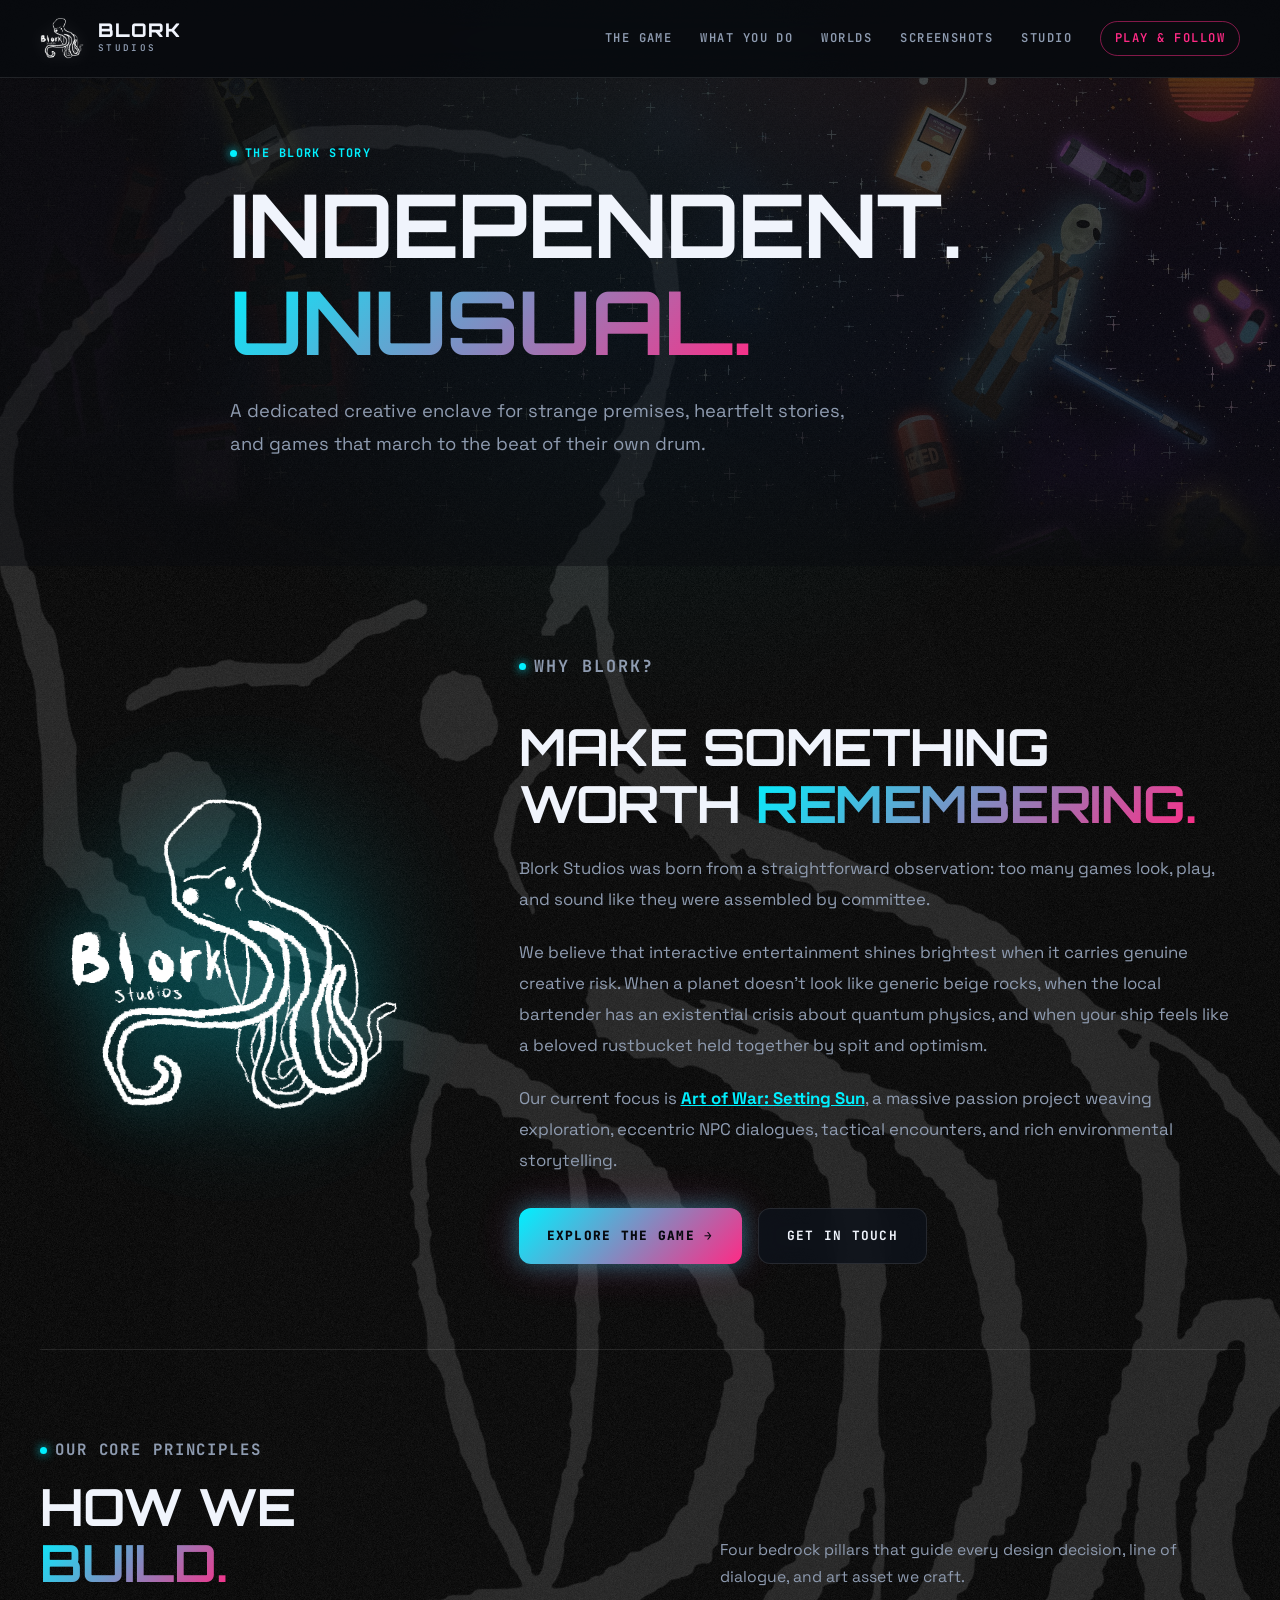
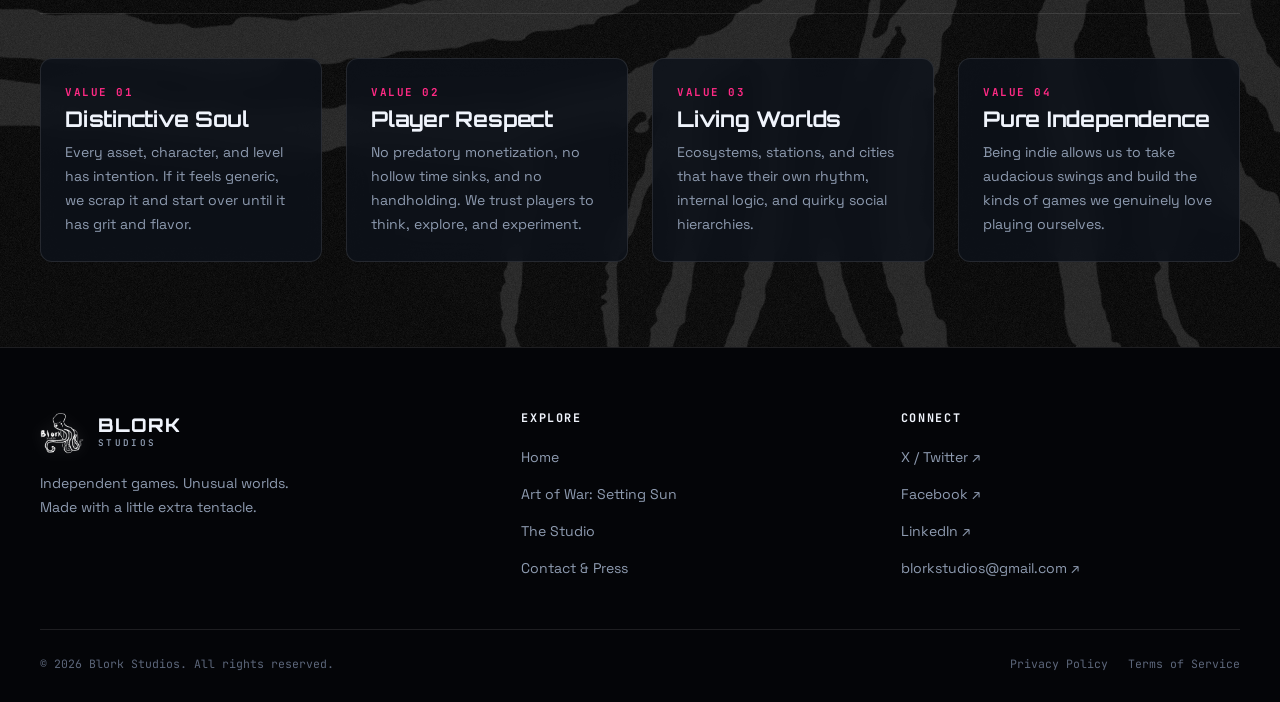
<file: about.html>
<!doctype html>
<html lang="en">
<head>
  <meta charset="utf-8">
  <meta name="viewport" content="width=device-width, initial-scale=1">
  <title>About Blork Studios — Independent Game Studio</title>
  <meta name="description" content="Blork Studios is an independent creative studio dedicated to making original games, strange sci-fi adventures, and memorable worlds.">
  <meta property="og:title" content="About Blork Studios">
  <meta property="og:description" content="Independent. Unusual. Made with a little extra tentacle.">
  <meta property="og:image" content="images/blork%20games/blork-itch-banner_1920x600.png">
  <meta name="theme-color" content="#07090e">
  <link rel="icon" type="image/png" href="images/favicon.png">
  <link rel="preconnect" href="https://fonts.googleapis.com">
  <link rel="preconnect" href="https://fonts.gstatic.com" crossorigin>
  <link href="https://fonts.googleapis.com/css2?family=Cinzel:wght@600;700;900&family=JetBrains+Mono:wght@400;500;700&family=Orbitron:wght@600;800;900&family=Outfit:wght@400;500;600;700;800;900&family=Space+Grotesk:wght@400;600;700&family=Syne:wght@700;800&display=swap" rel="stylesheet">
  <link rel="stylesheet" href="css/styles.css">
  <script defer src="js/main.js"></script>
</head>
<body>
  <div class="crt-overlay" aria-hidden="true"></div>
  <!-- Header & Navigation -->
  <header class="site-header">
    <div class="wrap header-inner">
      <a class="identity" href="index.html">
        <img src="images/blork-logo.png" alt="Blork Studios Mascot">
        <div class="identity-text">
          <span>BLORK</span>
          <small>STUDIOS</small>
        </div>
      </a>
      <button class="menu-toggle" aria-label="Toggle navigation" aria-expanded="false">☰</button>
      <nav>
        <a href="index.html#top">The Game</a>
        <a href="index.html#what-you-do">What You Do</a>
        <a href="index.html#worlds">Worlds</a>
        <a href="index.html#screenshots">Screenshots</a>
        <a href="index.html#studio">Studio</a>
        <a href="index.html#where-to-play" class="nav-cta">Play &amp; Follow</a>
      </nav>
    </div>
  </header>

  <main>
    <!-- Simple Hero -->
    <section class="hero" style="min-height: 48vh; padding: 60px 0 70px;">
      <div class="hero-backdrop" style="opacity: 0.45;"></div>
      <div class="wrap hero-content">
        <p class="eyebrow">THE BLORK STORY</p>
        <h1>INDEPENDENT.<br><em>UNUSUAL.</em></h1>
        <p class="hero-copy">
          A dedicated creative enclave for strange premises, heartfelt stories, and games that march to the beat of their own drum.
        </p>
      </div>
    </section>

    <!-- Manifesto & Story -->
    <section class="section-padding wrap">
      <div class="manifesto-inner">
        <div class="mascot-container">
          <div class="mascot-glow"></div>
          <img src="images/blork-logo.png" alt="Blork Studios Octopus Mascot">
        </div>
        <div class="manifesto-text">
          <p class="eyebrow">WHY BLORK?</p>
          <h2>MAKE SOMETHING<br>WORTH <em>REMEMBERING.</em></h2>
          <p>
            Blork Studios was born from a straightforward observation: too many games look, play, and sound like they were assembled by committee.
          </p>
          <p>
            We believe that interactive entertainment shines brightest when it carries genuine creative risk. When a planet doesn't look like generic beige rocks, when the local bartender has an existential crisis about quantum physics, and when your ship feels like a beloved rustbucket held together by spit and optimism.
          </p>
          <p>
            Our current focus is <strong><a href="games/art-of-war.html" style="color: var(--accent-primary); text-decoration: underline;">Art of War: Setting Sun</a></strong>, a massive passion project weaving exploration, eccentric NPC dialogues, tactical encounters, and rich environmental storytelling.
          </p>
          <div style="margin-top: 32px; display: flex; gap: 16px; flex-wrap: wrap;">
            <a class="btn btn-primary" href="games/art-of-war.html">EXPLORE THE GAME →</a>
            <a class="btn btn-secondary" href="contact.html">GET IN TOUCH</a>
          </div>
        </div>
      </div>
    </section>

    <!-- Studio Values -->
    <section class="section-padding wrap" style="border-top: 1px solid var(--border-subtle);">
      <div class="section-header">
        <div>
          <p class="eyebrow">OUR CORE PRINCIPLES</p>
          <h2>HOW WE<br><em>BUILD.</em></h2>
        </div>
        <p>Four bedrock pillars that guide every design decision, line of dialogue, and art asset we craft.</p>
      </div>

      <div class="character-grid pillars">
        <article class="character-card">
          <div class="character-info">
            <span class="character-role">Value 01</span>
            <h3>Distinctive Soul</h3>
            <p>Every asset, character, and level has intention. If it feels generic, we scrap it and start over until it has grit and flavor.</p>
          </div>
        </article>
        <article class="character-card">
          <div class="character-info">
            <span class="character-role">Value 02</span>
            <h3>Player Respect</h3>
            <p>No predatory monetization, no hollow time sinks, and no handholding. We trust players to think, explore, and experiment.</p>
          </div>
        </article>
        <article class="character-card">
          <div class="character-info">
            <span class="character-role">Value 03</span>
            <h3>Living Worlds</h3>
            <p>Ecosystems, stations, and cities that have their own rhythm, internal logic, and quirky social hierarchies.</p>
          </div>
        </article>
        <article class="character-card">
          <div class="character-info">
            <span class="character-role">Value 04</span>
            <h3>Pure Independence</h3>
            <p>Being indie allows us to take audacious swings and build the kinds of games we genuinely love playing ourselves.</p>
          </div>
        </article>
      </div>
    </section>
  </main>

  <!-- Site Footer -->
  <footer class="site-footer">
    <div class="wrap footer-main">
      <div class="footer-bio">
        <a class="identity" href="index.html">
          <img src="images/blork-logo.png" alt="Blork Studios">
          <div class="identity-text">
            <span>BLORK</span>
            <small>STUDIOS</small>
          </div>
        </a>
        <p>Independent games. Unusual worlds.<br>Made with a little extra tentacle.</p>
      </div>
      <div class="footer-column">
        <h5>Explore</h5>
        <ul>
          <li><a href="index.html">Home</a></li>
          <li><a href="games/art-of-war.html">Art of War: Setting Sun</a></li>
          <li><a href="about.html">The Studio</a></li>
          <li><a href="contact.html">Contact &amp; Press</a></li>
        </ul>
      </div>
      <div class="footer-column">
        <h5>Connect</h5>
        <ul>
          <li><a href="https://x.com/blork" target="_blank" rel="noopener">X / Twitter ↗</a></li>
          <li><a href="https://www.facebook.com/people/Blork-Studio" target="_blank" rel="noopener">Facebook ↗</a></li>
          <li><a href="https://www.linkedin.com/in/philip-gonzale" target="_blank" rel="noopener">LinkedIn ↗</a></li>
          <li><a href="mailto:blorkstudios@gmail.com">blorkstudios@gmail.com ↗</a></li>
        </ul>
      </div>
    </div>
    <div class="wrap footer-bottom">
      <span>© <span data-year></span> Blork Studios. All rights reserved.</span>
      <div class="footer-bottom-links">
        <a href="privacy.html">Privacy Policy</a>
        <a href="terms.html">Terms of Service</a>
      </div>
    </div>
  </footer>
</body>
</html>
</file>
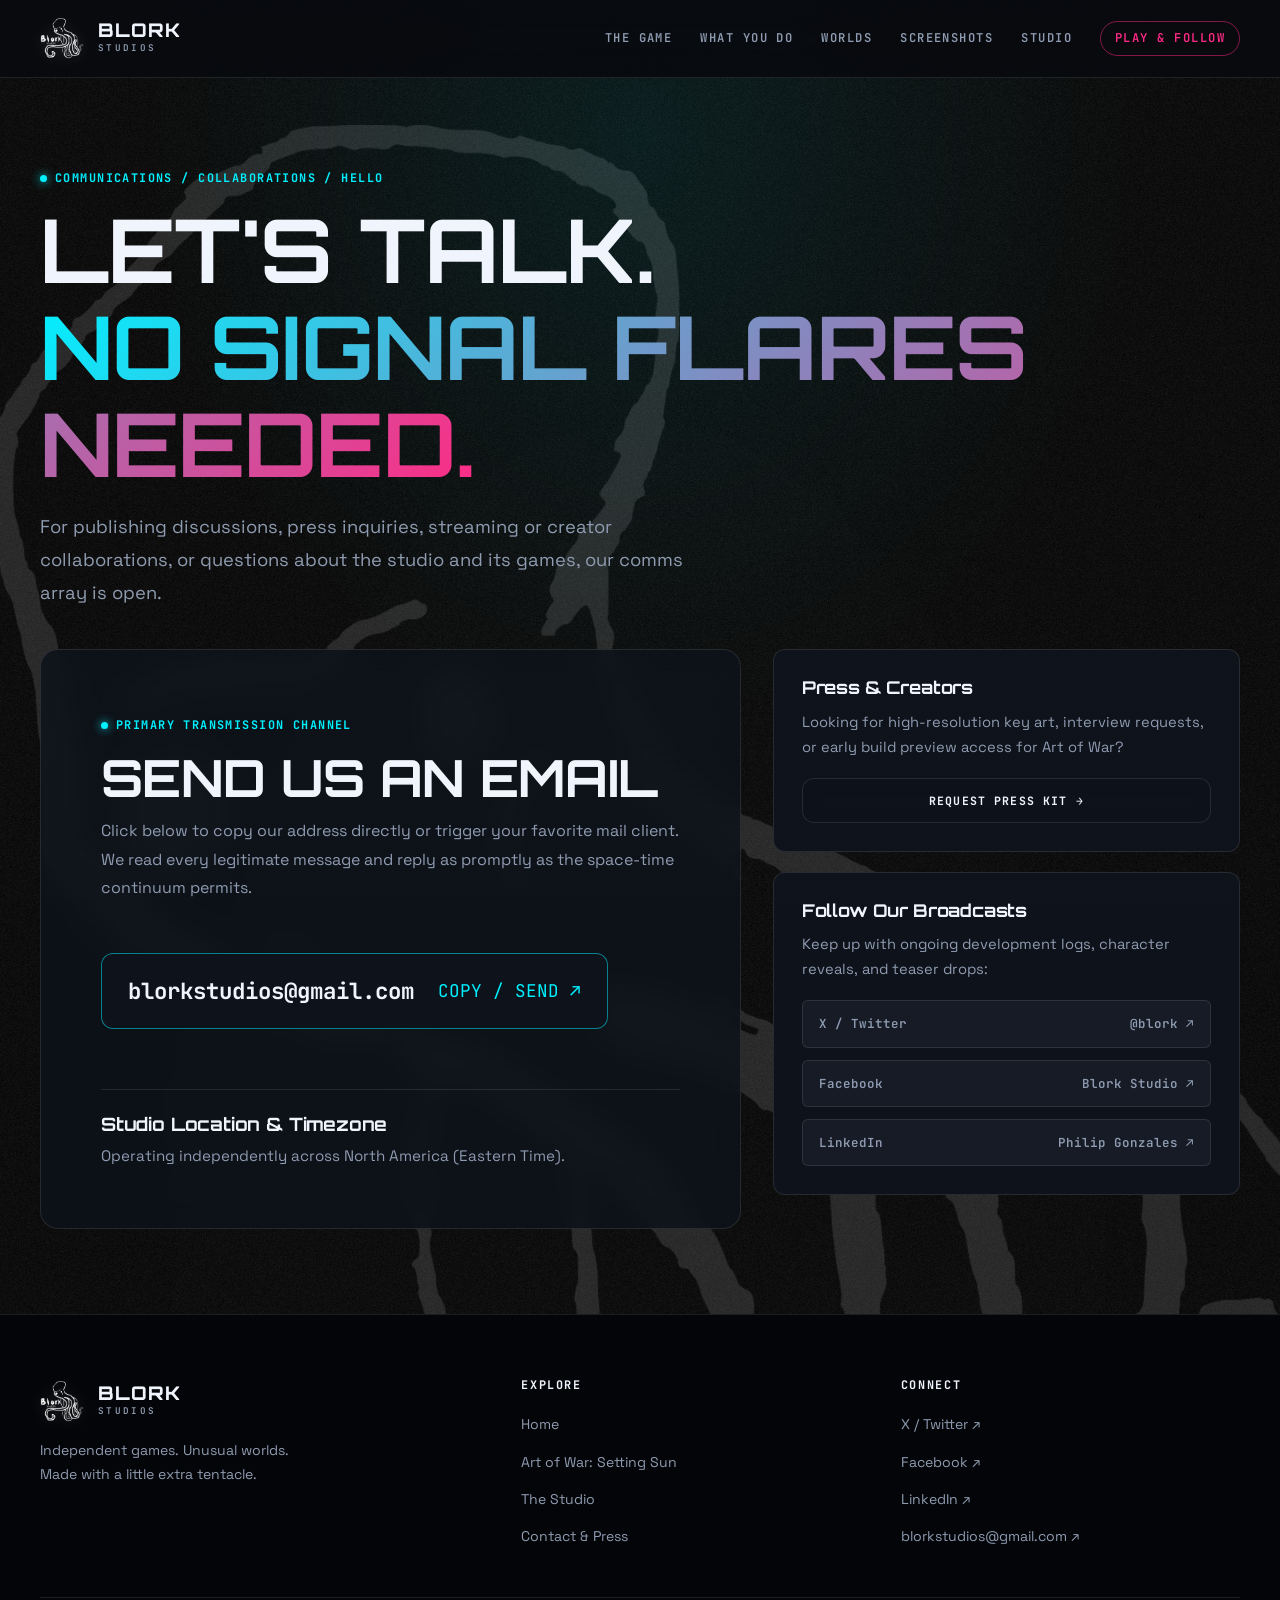
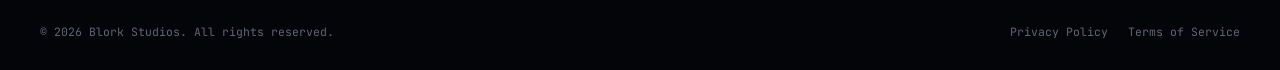
<file: contact.html>
<!doctype html>
<html lang="en">
<head>
  <meta charset="utf-8">
  <meta name="viewport" content="width=device-width, initial-scale=1">
  <title>Contact Blork Studios — Inquiries &amp; Press</title>
  <meta name="description" content="Get in touch with Blork Studios for business inquiries, press kits, creator collaborations, or questions about Art of War: Setting Sun.">
  <meta property="og:title" content="Contact Blork Studios">
  <meta property="og:description" content="Reach out to Blork Studios. Business, press, and creative collabs.">
  <meta property="og:image" content="images/blork%20games/blork-itch-banner_1920x600.png">
  <meta name="theme-color" content="#07090e">
  <link rel="icon" type="image/png" href="images/favicon.png">
  <link rel="preconnect" href="https://fonts.googleapis.com">
  <link rel="preconnect" href="https://fonts.gstatic.com" crossorigin>
  <link href="https://fonts.googleapis.com/css2?family=Cinzel:wght@600;700;900&family=JetBrains+Mono:wght@400;500;700&family=Orbitron:wght@600;800;900&family=Outfit:wght@400;500;600;700;800;900&family=Space+Grotesk:wght@400;600;700&family=Syne:wght@700;800&display=swap" rel="stylesheet">
  <link rel="stylesheet" href="css/styles.css">
  <script defer src="js/main.js"></script>
</head>
<body>
  <div class="crt-overlay" aria-hidden="true"></div>
  <!-- Header & Navigation -->
  <header class="site-header">
    <div class="wrap header-inner">
      <a class="identity" href="index.html">
        <img src="images/blork-logo.png" alt="Blork Studios Mascot">
        <div class="identity-text">
          <span>BLORK</span>
          <small>STUDIOS</small>
        </div>
      </a>
      <button class="menu-toggle" aria-label="Toggle navigation" aria-expanded="false">☰</button>
      <nav>
        <a href="index.html#top">The Game</a>
        <a href="index.html#what-you-do">What You Do</a>
        <a href="index.html#worlds">Worlds</a>
        <a href="index.html#screenshots">Screenshots</a>
        <a href="index.html#studio">Studio</a>
        <a href="index.html#where-to-play" class="nav-cta">Play &amp; Follow</a>
      </nav>
    </div>
  </header>

  <main>
    <section class="section-padding wrap">
      <p class="eyebrow">COMMUNICATIONS / COLLABORATIONS / HELLO</p>
      <h1>LET'S TALK.<br><em>NO SIGNAL FLARES NEEDED.</em></h1>
      <p style="color: var(--text-muted); font-size: 1.15rem; max-width: 680px; margin-top: 18px; line-height: 1.8;">
        For publishing discussions, press inquiries, streaming or creator collaborations, or questions about the studio and its games, our comms array is open.
      </p>

      <div class="contact-card-wrap">
        <!-- Main Card -->
        <div class="contact-main-card">
          <p class="eyebrow">PRIMARY TRANSMISSION CHANNEL</p>
          <h2>SEND US AN EMAIL</h2>
          <p style="color: var(--text-muted); margin: 12px 0 20px; line-height: 1.8;">
            Click below to copy our address directly or trigger your favorite mail client. We read every legitimate message and reply as promptly as the space-time continuum permits.
          </p>

          <a class="email-pill" href="mailto:blorkstudios@gmail.com" data-copy="blorkstudios@gmail.com" title="Click to copy email">
            <strong>blorkstudios@gmail.com</strong>
            <span>COPY / SEND ↗</span>
          </a>

          <div style="margin-top: 30px; border-top: 1px solid var(--border-subtle); padding-top: 24px;">
            <h4 style="margin-bottom: 8px;">Studio Location &amp; Timezone</h4>
            <p style="color: var(--text-muted); font-size: 0.95rem;">
              Operating independently across North America (Eastern Time).
            </p>
          </div>
        </div>

        <!-- Sidebar -->
        <div class="contact-sidebar">
          <div class="sidebar-box">
            <h4>Press &amp; Creators</h4>
            <p>
              Looking for high-resolution key art, interview requests, or early build preview access for Art of War?
            </p>
            <a class="btn btn-secondary" style="width: 100%; font-size: 0.72rem; padding: 12px;" href="mailto:blorkstudios@gmail.com?subject=Press%20Inquiry%20-%20Blork%20Studios">
              REQUEST PRESS KIT →
            </a>
          </div>

          <div class="sidebar-box">
            <h4>Follow Our Broadcasts</h4>
            <p>Keep up with ongoing development logs, character reveals, and teaser drops:</p>
            <div class="social-link-list">
              <a class="social-link-item" href="https://x.com/blork" target="_blank" rel="noopener">
                <span>X / Twitter</span>
                <span>@blork ↗</span>
              </a>
              <a class="social-link-item" href="https://www.facebook.com/people/Blork-Studio" target="_blank" rel="noopener">
                <span>Facebook</span>
                <span>Blork Studio ↗</span>
              </a>
              <a class="social-link-item" href="https://www.linkedin.com/in/philip-gonzale" target="_blank" rel="noopener">
                <span>LinkedIn</span>
                <span>Philip Gonzales ↗</span>
              </a>
            </div>
          </div>
        </div>
      </div>
    </section>
  </main>

  <!-- Site Footer -->
  <footer class="site-footer">
    <div class="wrap footer-main">
      <div class="footer-bio">
        <a class="identity" href="index.html">
          <img src="images/blork-logo.png" alt="Blork Studios">
          <div class="identity-text">
            <span>BLORK</span>
            <small>STUDIOS</small>
          </div>
        </a>
        <p>Independent games. Unusual worlds.<br>Made with a little extra tentacle.</p>
      </div>
      <div class="footer-column">
        <h5>Explore</h5>
        <ul>
          <li><a href="index.html">Home</a></li>
          <li><a href="games/art-of-war.html">Art of War: Setting Sun</a></li>
          <li><a href="about.html">The Studio</a></li>
          <li><a href="contact.html">Contact &amp; Press</a></li>
        </ul>
      </div>
      <div class="footer-column">
        <h5>Connect</h5>
        <ul>
          <li><a href="https://x.com/blork" target="_blank" rel="noopener">X / Twitter ↗</a></li>
          <li><a href="https://www.facebook.com/people/Blork-Studio" target="_blank" rel="noopener">Facebook ↗</a></li>
          <li><a href="https://www.linkedin.com/in/philip-gonzale" target="_blank" rel="noopener">LinkedIn ↗</a></li>
          <li><a href="mailto:blorkstudios@gmail.com">blorkstudios@gmail.com ↗</a></li>
        </ul>
      </div>
    </div>
    <div class="wrap footer-bottom">
      <span>© <span data-year></span> Blork Studios. All rights reserved.</span>
      <div class="footer-bottom-links">
        <a href="privacy.html">Privacy Policy</a>
        <a href="terms.html">Terms of Service</a>
      </div>
    </div>
  </footer>
</body>
</html>
</file>
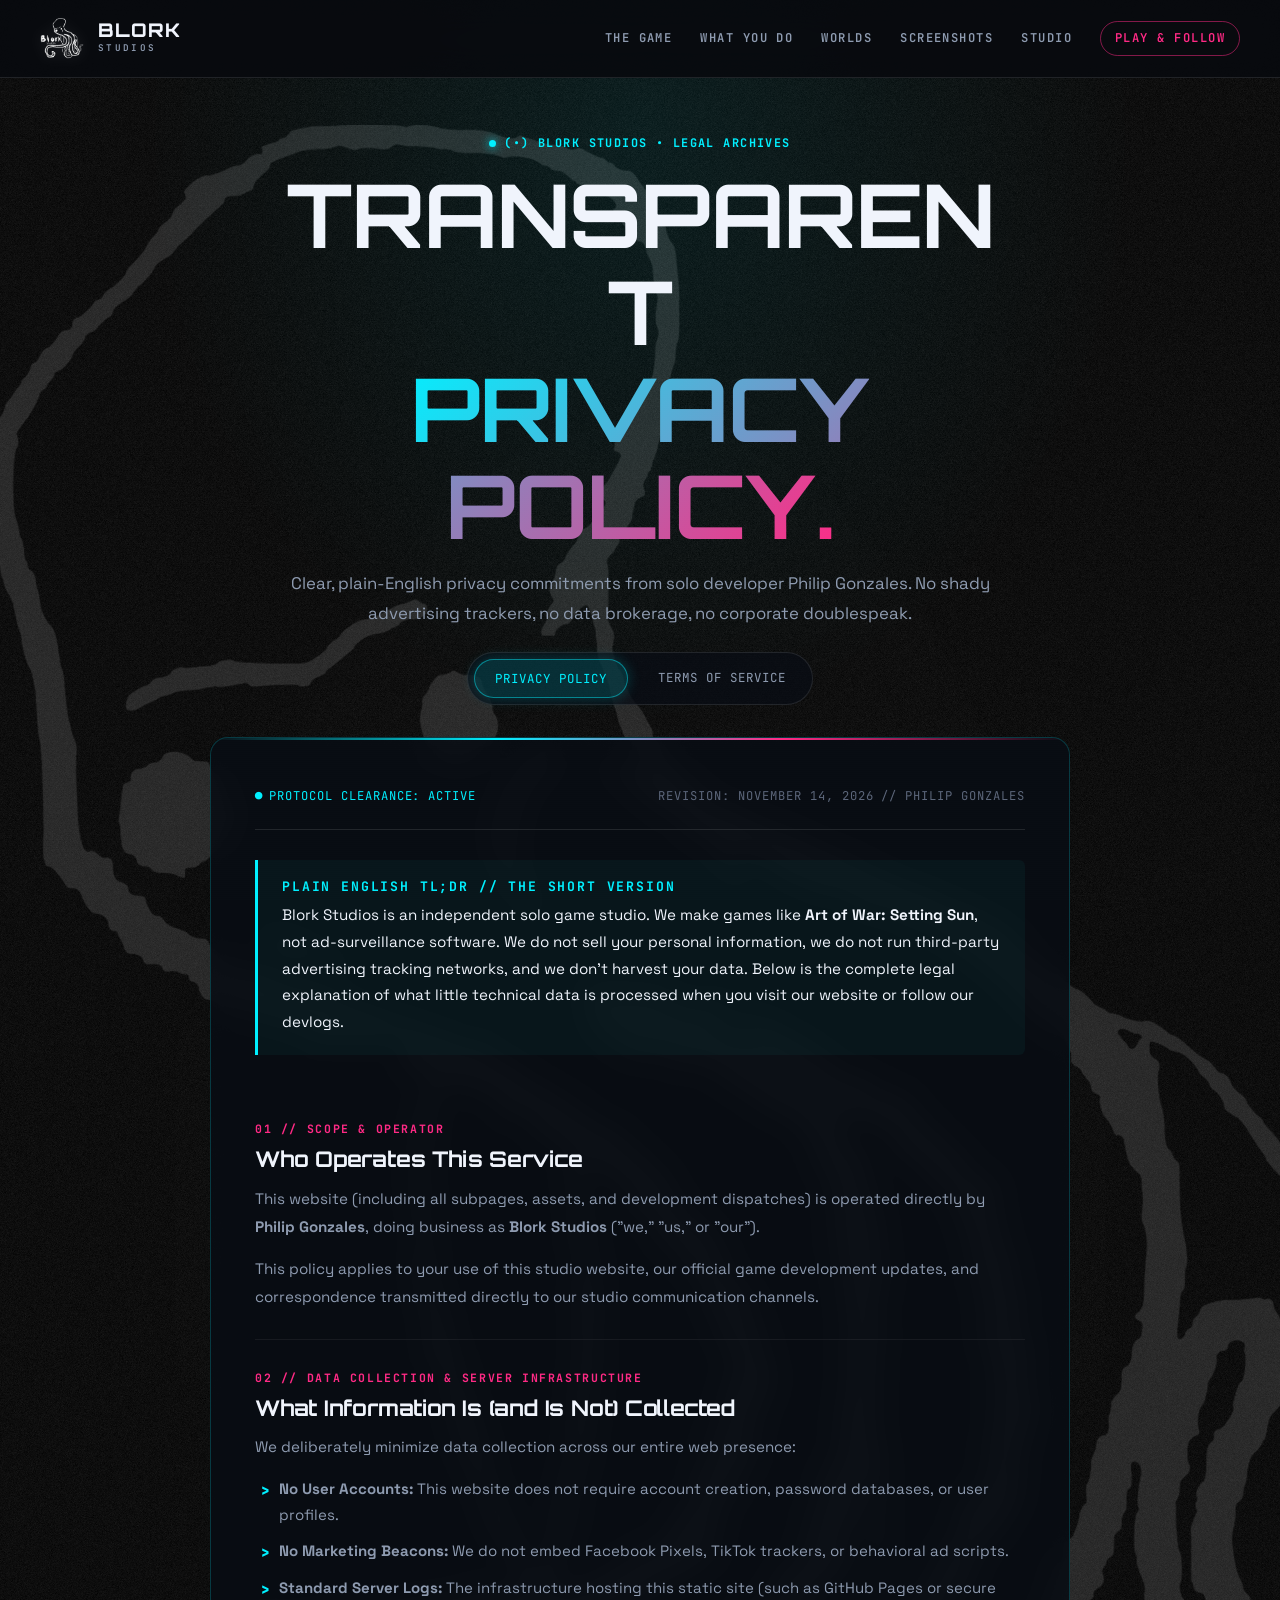
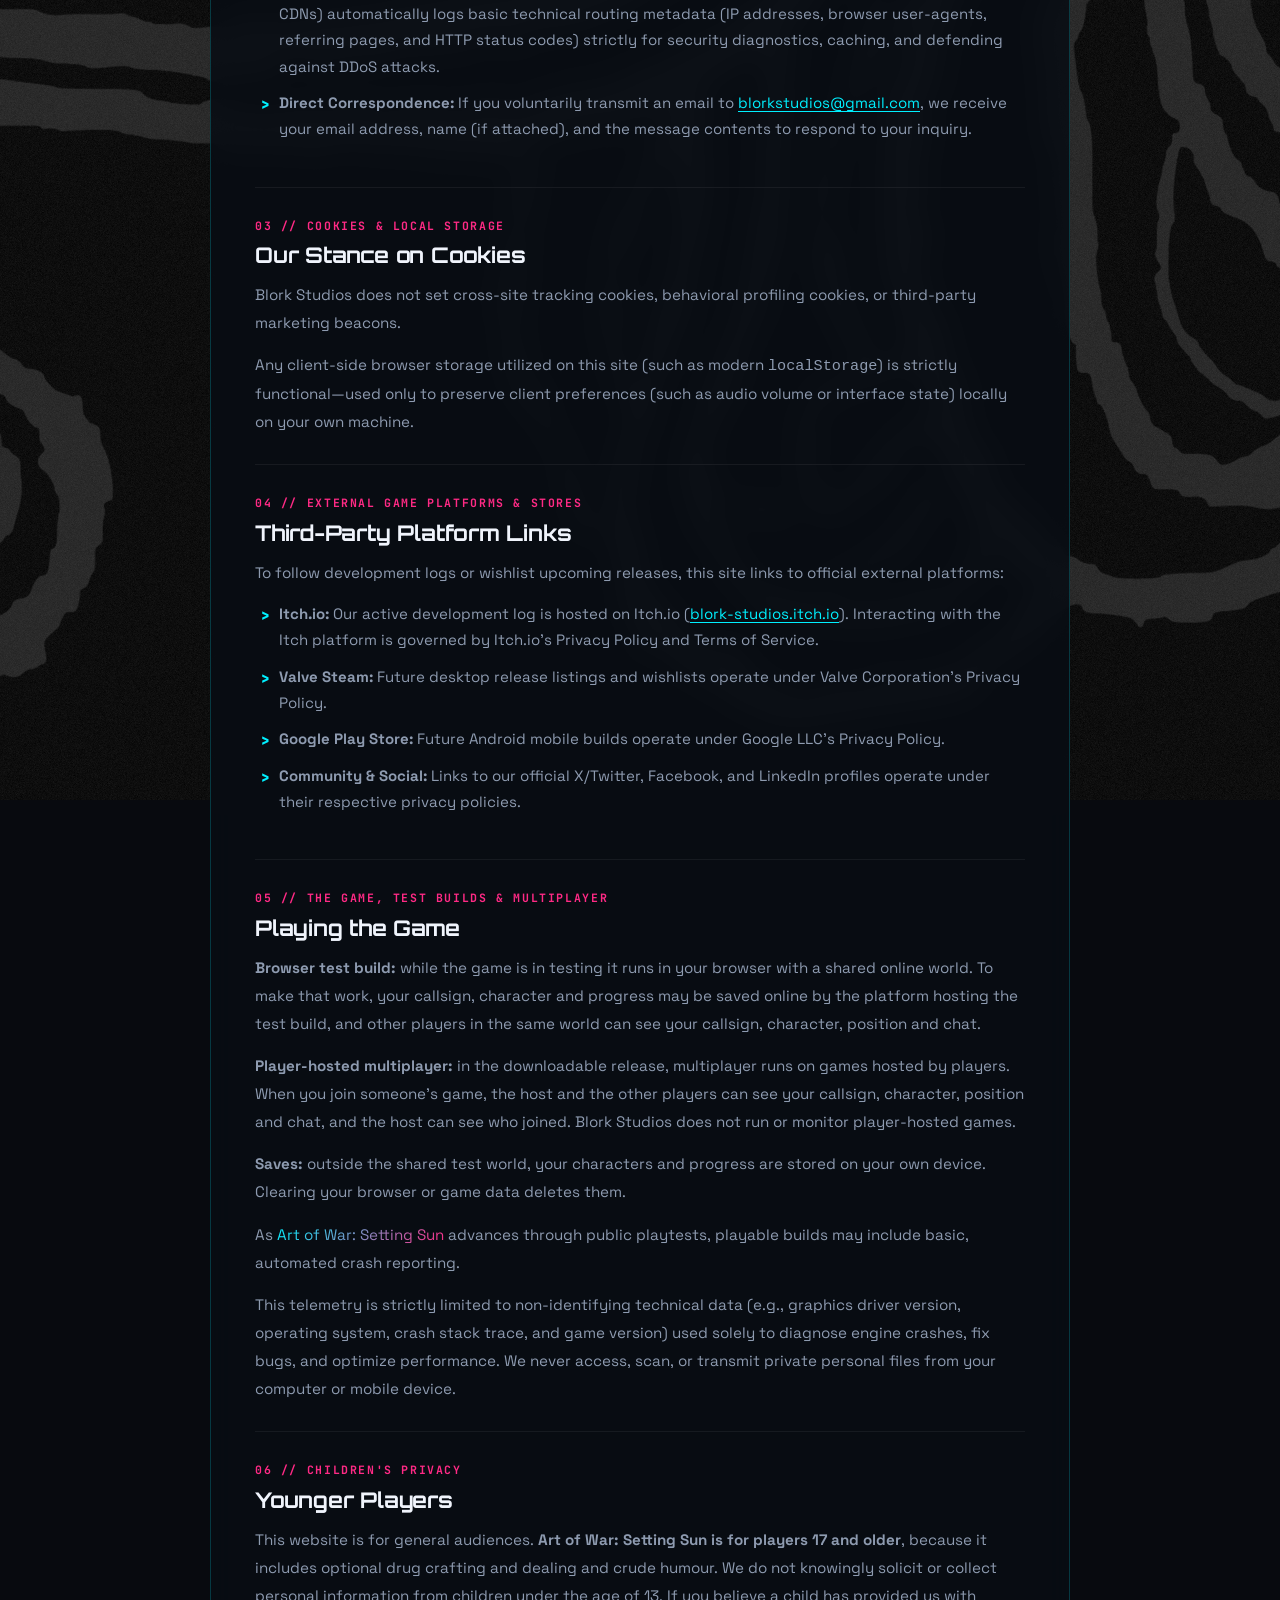
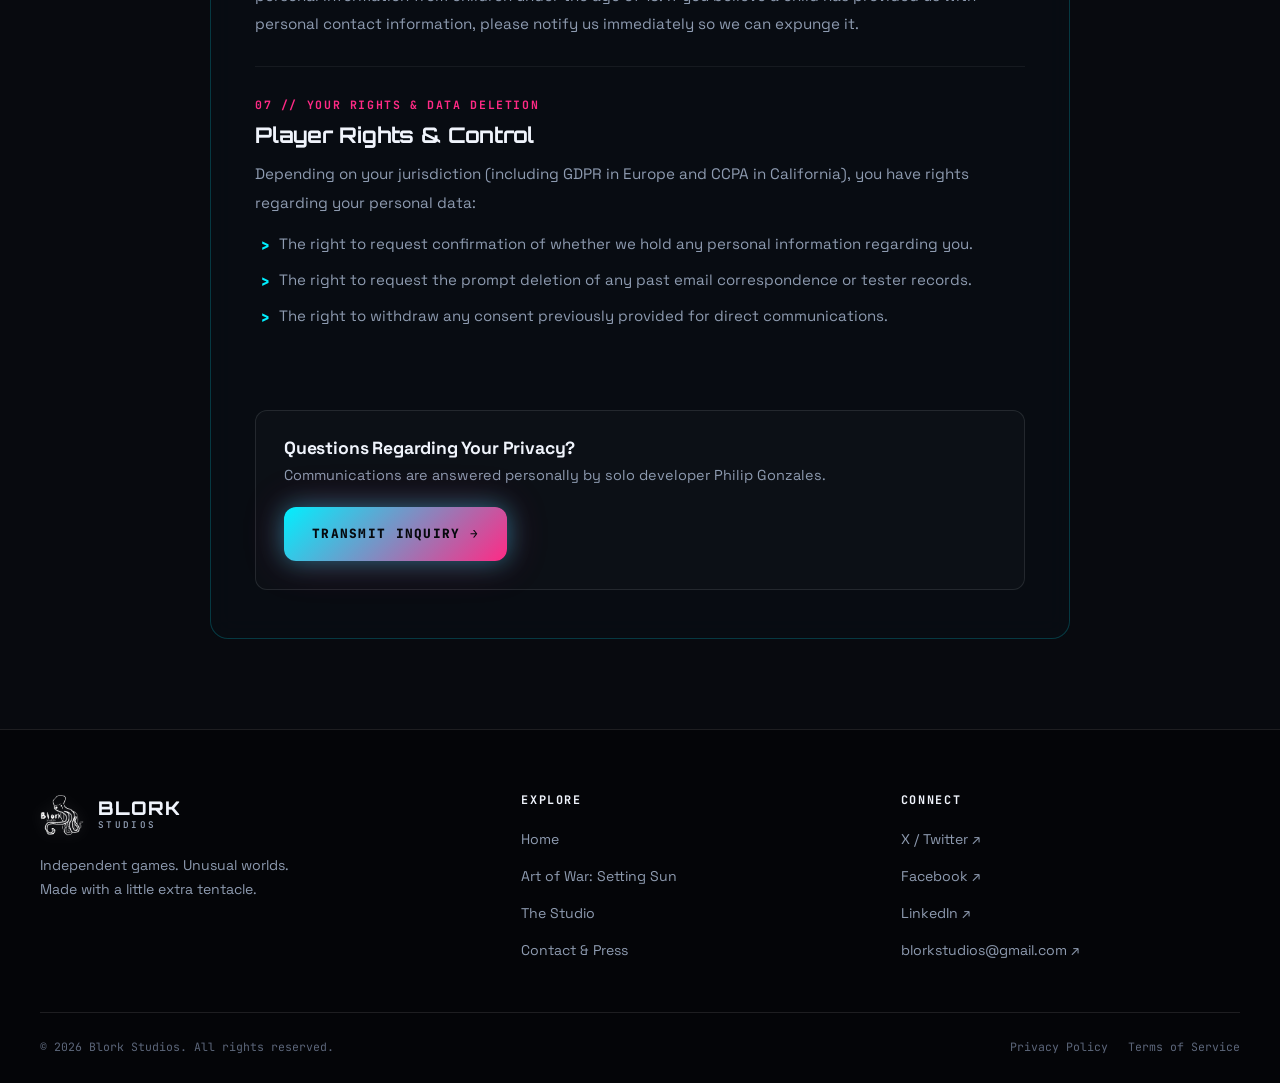
<file: privacy.html>
<!doctype html>
<html lang="en">
<head>
  <meta charset="utf-8">
  <meta name="viewport" content="width=device-width, initial-scale=1">
  <title>Privacy Policy — Blork Studios</title>
  <meta name="description" content="Privacy Policy for Blork Studios and Art of War: Setting Sun. Zero invasive tracking, transparent data practices, and player privacy rights.">
  <meta property="og:title" content="Privacy Policy — Blork Studios">
  <meta property="og:description" content="Transparent, tracker-free privacy standards for Blork Studios and Art of War: Setting Sun.">
  <meta property="og:image" content="images/blork%20games/blork-itch-banner_1920x600.png">
  <meta name="theme-color" content="#05070c">
  <link rel="icon" type="image/png" href="images/favicon.png">
  <link rel="preconnect" href="https://fonts.googleapis.com">
  <link rel="preconnect" href="https://fonts.gstatic.com" crossorigin>
  <link href="https://fonts.googleapis.com/css2?family=Cinzel:wght@600;700;900&family=JetBrains+Mono:wght@400;500;700&family=Orbitron:wght@600;800;900&family=Outfit:wght@400;500;600;700;800;900&family=Space+Grotesk:wght@400;600;700&family=Syne:wght@700;800&display=swap" rel="stylesheet">
  <link rel="stylesheet" href="css/styles.css">
  <script defer src="js/main.js"></script>
</head>
<body>
  <div class="crt-overlay" aria-hidden="true"></div>

  <!-- Header & Navigation -->
  <header class="site-header">
    <div class="wrap header-inner">
      <a class="identity" href="index.html">
        <img src="images/blork-logo.png" alt="Blork Studios Mascot">
        <div class="identity-text">
          <span>BLORK</span>
          <small>STUDIOS</small>
        </div>
      </a>
      <button class="menu-toggle" aria-label="Toggle navigation" aria-expanded="false">☰</button>
      <nav>
        <a href="index.html#top">The Game</a>
        <a href="index.html#what-you-do">What You Do</a>
        <a href="index.html#worlds">Worlds</a>
        <a href="index.html#screenshots">Screenshots</a>
        <a href="index.html#studio">Studio</a>
        <a href="index.html#where-to-play" class="nav-cta">Play &amp; Follow</a>
      </nav>
    </div>
  </header>

  <main class="wrap">
    <!-- Legal Page Header -->
    <div class="legal-page-header">
      <p class="eyebrow">(•) BLORK STUDIOS • LEGAL ARCHIVES</p>
      <h1>TRANSPARENT<br><em>PRIVACY POLICY.</em></h1>
      <p style="color: var(--text-muted); font-size: 1.05rem; line-height: 1.8; margin-top: 14px;">
        Clear, plain-English privacy commitments from solo developer Philip Gonzales. No shady advertising trackers, no data brokerage, no corporate doublespeak.
      </p>
      <div class="legal-nav-tabs">
        <a class="legal-tab active" href="privacy.html">Privacy Policy</a>
        <a class="legal-tab" href="terms.html">Terms of Service</a>
      </div>
    </div>

    <!-- Terminal Legal Card -->
    <article class="legal-card">
      <div class="legal-meta-bar">
        <span class="badge"><span>●</span> PROTOCOL CLEARANCE: ACTIVE</span>
        <span>REVISION: NOVEMBER 14, 2026 // PHILIP GONZALES</span>
      </div>

      <!-- Plain English Summary Box -->
      <div class="legal-summary-box">
        <h3>PLAIN ENGLISH TL;DR // THE SHORT VERSION</h3>
        <p>
          Blork Studios is an independent solo game studio. We make games like <strong>Art of War: Setting Sun</strong>, not ad-surveillance software. We do not sell your personal information, we do not run third-party advertising tracking networks, and we don't harvest your data. Below is the complete legal explanation of what little technical data is processed when you visit our website or follow our devlogs.
        </p>
      </div>

      <!-- Section 01 -->
      <section class="legal-section">
        <div class="legal-section-tag">01 // Scope &amp; Operator</div>
        <h2>Who Operates This Service</h2>
        <p>
          This website (including all subpages, assets, and development dispatches) is operated directly by <strong>Philip Gonzales</strong>, doing business as <strong>Blork Studios</strong> ("we," "us," or "our").
        </p>
        <p>
          This policy applies to your use of this studio website, our official game development updates, and correspondence transmitted directly to our studio communication channels.
        </p>
      </section>

      <!-- Section 02 -->
      <section class="legal-section">
        <div class="legal-section-tag">02 // Data Collection &amp; Server Infrastructure</div>
        <h2>What Information Is (and Is Not) Collected</h2>
        <p>
          We deliberately minimize data collection across our entire web presence:
        </p>
        <ul>
          <li><strong>No User Accounts:</strong> This website does not require account creation, password databases, or user profiles.</li>
          <li><strong>No Marketing Beacons:</strong> We do not embed Facebook Pixels, TikTok trackers, or behavioral ad scripts.</li>
          <li><strong>Standard Server Logs:</strong> The infrastructure hosting this static site (such as GitHub Pages or secure CDNs) automatically logs basic technical routing metadata (IP addresses, browser user-agents, referring pages, and HTTP status codes) strictly for security diagnostics, caching, and defending against DDoS attacks.</li>
          <li><strong>Direct Correspondence:</strong> If you voluntarily transmit an email to <a href="mailto:blorkstudios@gmail.com">blorkstudios@gmail.com</a>, we receive your email address, name (if attached), and the message contents to respond to your inquiry.</li>
        </ul>
      </section>

      <!-- Section 03 -->
      <section class="legal-section">
        <div class="legal-section-tag">03 // Cookies &amp; Local Storage</div>
        <h2>Our Stance on Cookies</h2>
        <p>
          Blork Studios does not set cross-site tracking cookies, behavioral profiling cookies, or third-party marketing beacons.
        </p>
        <p>
          Any client-side browser storage utilized on this site (such as modern <code>localStorage</code>) is strictly functional—used only to preserve client preferences (such as audio volume or interface state) locally on your own machine.
        </p>
      </section>

      <!-- Section 04 -->
      <section class="legal-section">
        <div class="legal-section-tag">04 // External Game Platforms &amp; Stores</div>
        <h2>Third-Party Platform Links</h2>
        <p>
          To follow development logs or wishlist upcoming releases, this site links to official external platforms:
        </p>
        <ul>
          <li><strong>Itch.io:</strong> Our active development log is hosted on Itch.io (<a href="https://blork-studios.itch.io/art-of-war-setting-sun" target="_blank" rel="noopener">blork-studios.itch.io</a>). Interacting with the Itch platform is governed by Itch.io's Privacy Policy and Terms of Service.</li>
          <li><strong>Valve Steam:</strong> Future desktop release listings and wishlists operate under Valve Corporation's Privacy Policy.</li>
          <li><strong>Google Play Store:</strong> Future Android mobile builds operate under Google LLC's Privacy Policy.</li>
          <li><strong>Community &amp; Social:</strong> Links to our official X/Twitter, Facebook, and LinkedIn profiles operate under their respective privacy policies.</li>
        </ul>
      </section>

      <!-- Section 05 -->
      <section class="legal-section">
        <div class="legal-section-tag">05 // The Game, Test Builds &amp; Multiplayer</div>
        <h2>Playing the Game</h2>
        <p>
          <strong>Browser test build:</strong> while the game is in testing it runs in your browser with a shared online world. To make that work, your callsign, character and progress may be saved online by the platform hosting the test build, and other players in the same world can see your callsign, character, position and chat.
        </p>
        <p>
          <strong>Player-hosted multiplayer:</strong> in the downloadable release, multiplayer runs on games hosted by players. When you join someone's game, the host and the other players can see your callsign, character, position and chat, and the host can see who joined. Blork Studios does not run or monitor player-hosted games.
        </p>
        <p>
          <strong>Saves:</strong> outside the shared test world, your characters and progress are stored on your own device. Clearing your browser or game data deletes them.
        </p>
        <p>
          As <em>Art of War: Setting Sun</em> advances through public playtests, playable builds may include basic, automated crash reporting.
        </p>
        <p>
          This telemetry is strictly limited to non-identifying technical data (e.g., graphics driver version, operating system, crash stack trace, and game version) used solely to diagnose engine crashes, fix bugs, and optimize performance. We never access, scan, or transmit private personal files from your computer or mobile device.
        </p>
      </section>

      <!-- Section 06 -->
      <section class="legal-section">
        <div class="legal-section-tag">06 // Children's Privacy</div>
        <h2>Younger Players</h2>
        <p>
          This website is for general audiences. <strong>Art of War: Setting Sun is for players 17 and older</strong>, because it includes optional drug crafting and dealing and crude humour. We do not knowingly solicit or collect personal information from children under the age of 13. If you believe a child has provided us with personal contact information, please notify us immediately so we can expunge it.
        </p>
      </section>

      <!-- Section 07 -->
      <section class="legal-section">
        <div class="legal-section-tag">07 // Your Rights &amp; Data Deletion</div>
        <h2>Player Rights &amp; Control</h2>
        <p>
          Depending on your jurisdiction (including GDPR in Europe and CCPA in California), you have rights regarding your personal data:
        </p>
        <ul>
          <li>The right to request confirmation of whether we hold any personal information regarding you.</li>
          <li>The right to request the prompt deletion of any past email correspondence or tester records.</li>
          <li>The right to withdraw any consent previously provided for direct communications.</li>
        </ul>
      </section>

      <!-- Direct Contact Callout -->
      <div class="legal-contact-callout">
        <div>
          <h4>Questions Regarding Your Privacy?</h4>
          <p>Communications are answered personally by solo developer Philip Gonzales.</p>
        </div>
        <a class="btn btn-primary" href="mailto:blorkstudios@gmail.com">TRANSMIT INQUIRY →</a>
      </div>
    </article>
  </main>

  <!-- Site Footer -->
  <footer class="site-footer">
    <div class="wrap footer-main">
      <div class="footer-bio">
        <a class="identity" href="index.html">
          <img src="images/blork-logo.png" alt="Blork Studios">
          <div class="identity-text">
            <span>BLORK</span>
            <small>STUDIOS</small>
          </div>
        </a>
        <p>Independent games. Unusual worlds.<br>Made with a little extra tentacle.</p>
      </div>
      <div class="footer-column">
        <h5>Explore</h5>
        <ul>
          <li><a href="index.html">Home</a></li>
          <li><a href="games/art-of-war.html">Art of War: Setting Sun</a></li>
          <li><a href="about.html">The Studio</a></li>
          <li><a href="contact.html">Contact &amp; Press</a></li>
        </ul>
      </div>
      <div class="footer-column">
        <h5>Connect</h5>
        <ul>
          <li><a href="https://x.com/blork" target="_blank" rel="noopener">X / Twitter ↗</a></li>
          <li><a href="https://www.facebook.com/people/Blork-Studio" target="_blank" rel="noopener">Facebook ↗</a></li>
          <li><a href="https://www.linkedin.com/in/philip-gonzale" target="_blank" rel="noopener">LinkedIn ↗</a></li>
          <li><a href="mailto:blorkstudios@gmail.com">blorkstudios@gmail.com ↗</a></li>
        </ul>
      </div>
    </div>
    <div class="wrap footer-bottom">
      <span>© <span data-year></span> Blork Studios. All rights reserved.</span>
      <div class="footer-bottom-links">
        <a href="privacy.html">Privacy Policy</a>
        <a href="terms.html">Terms of Service</a>
      </div>
    </div>
  </footer>
</body>
</html>
</file>
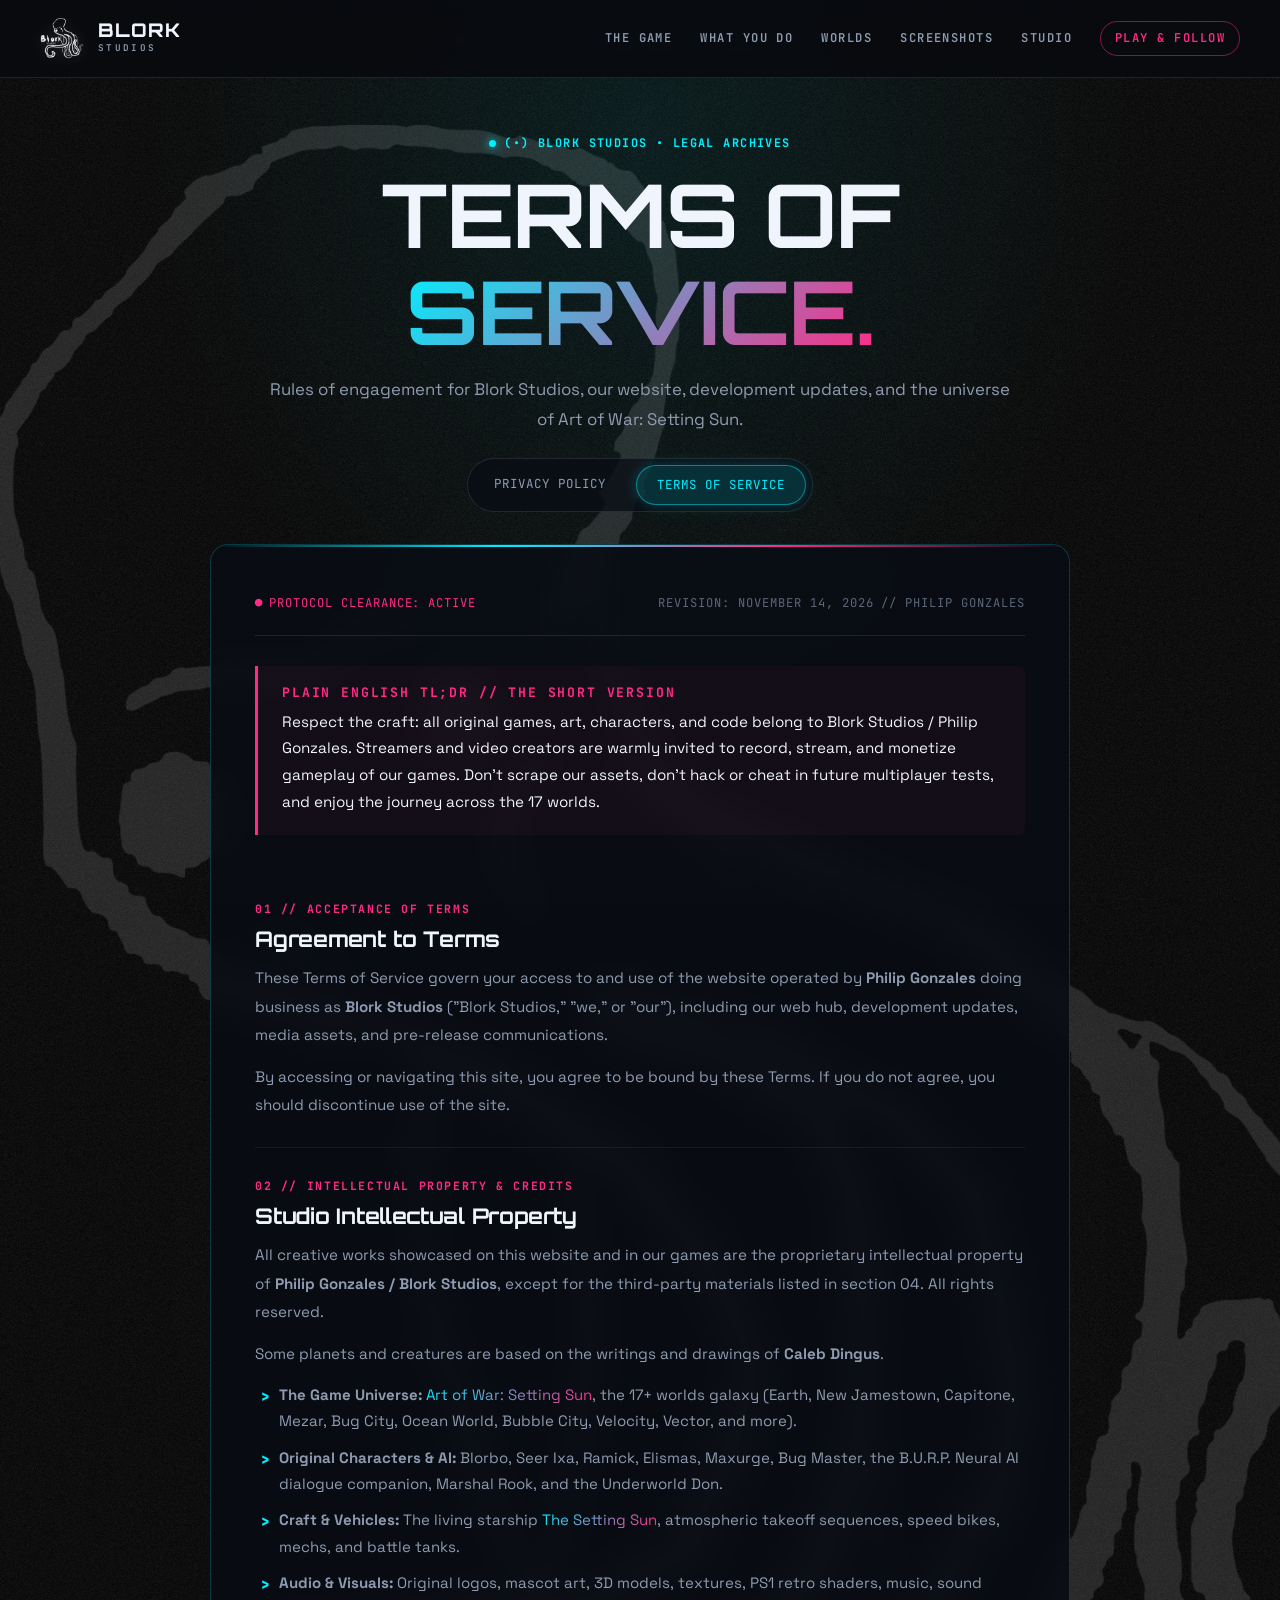
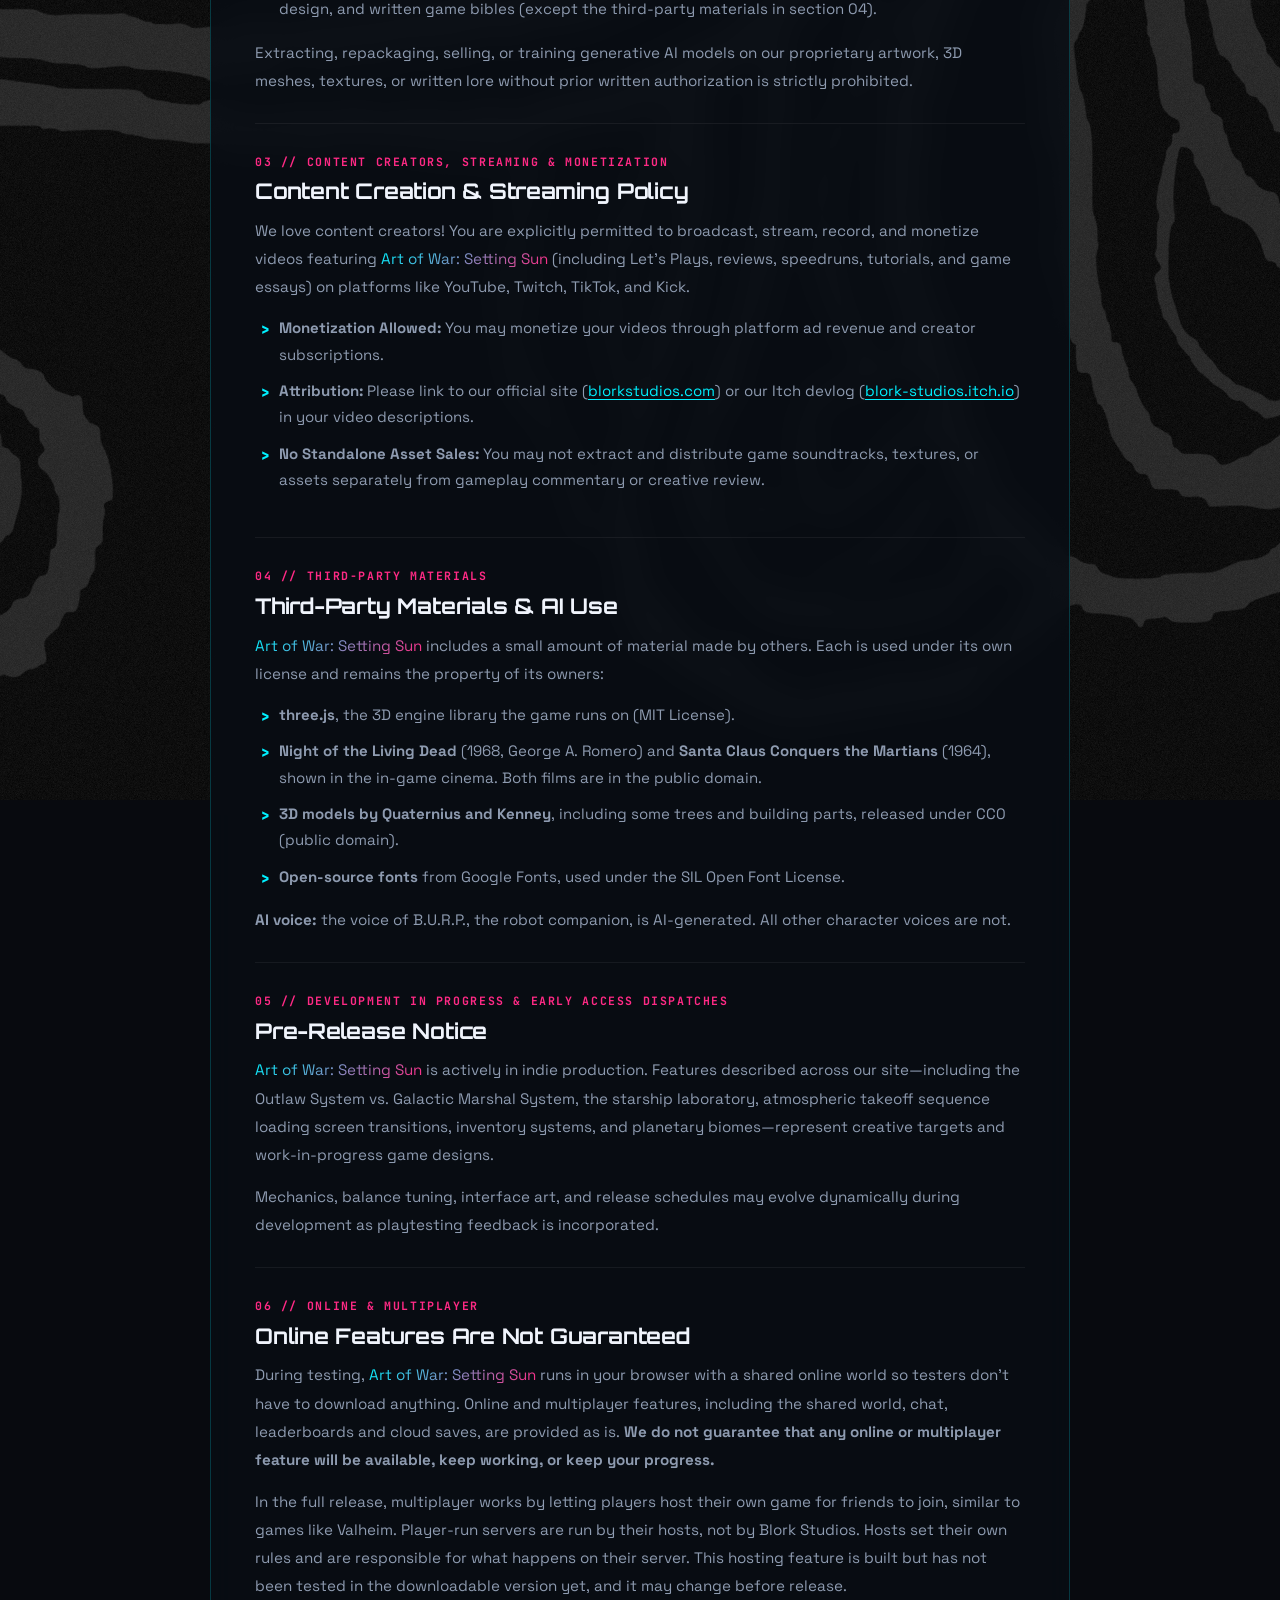
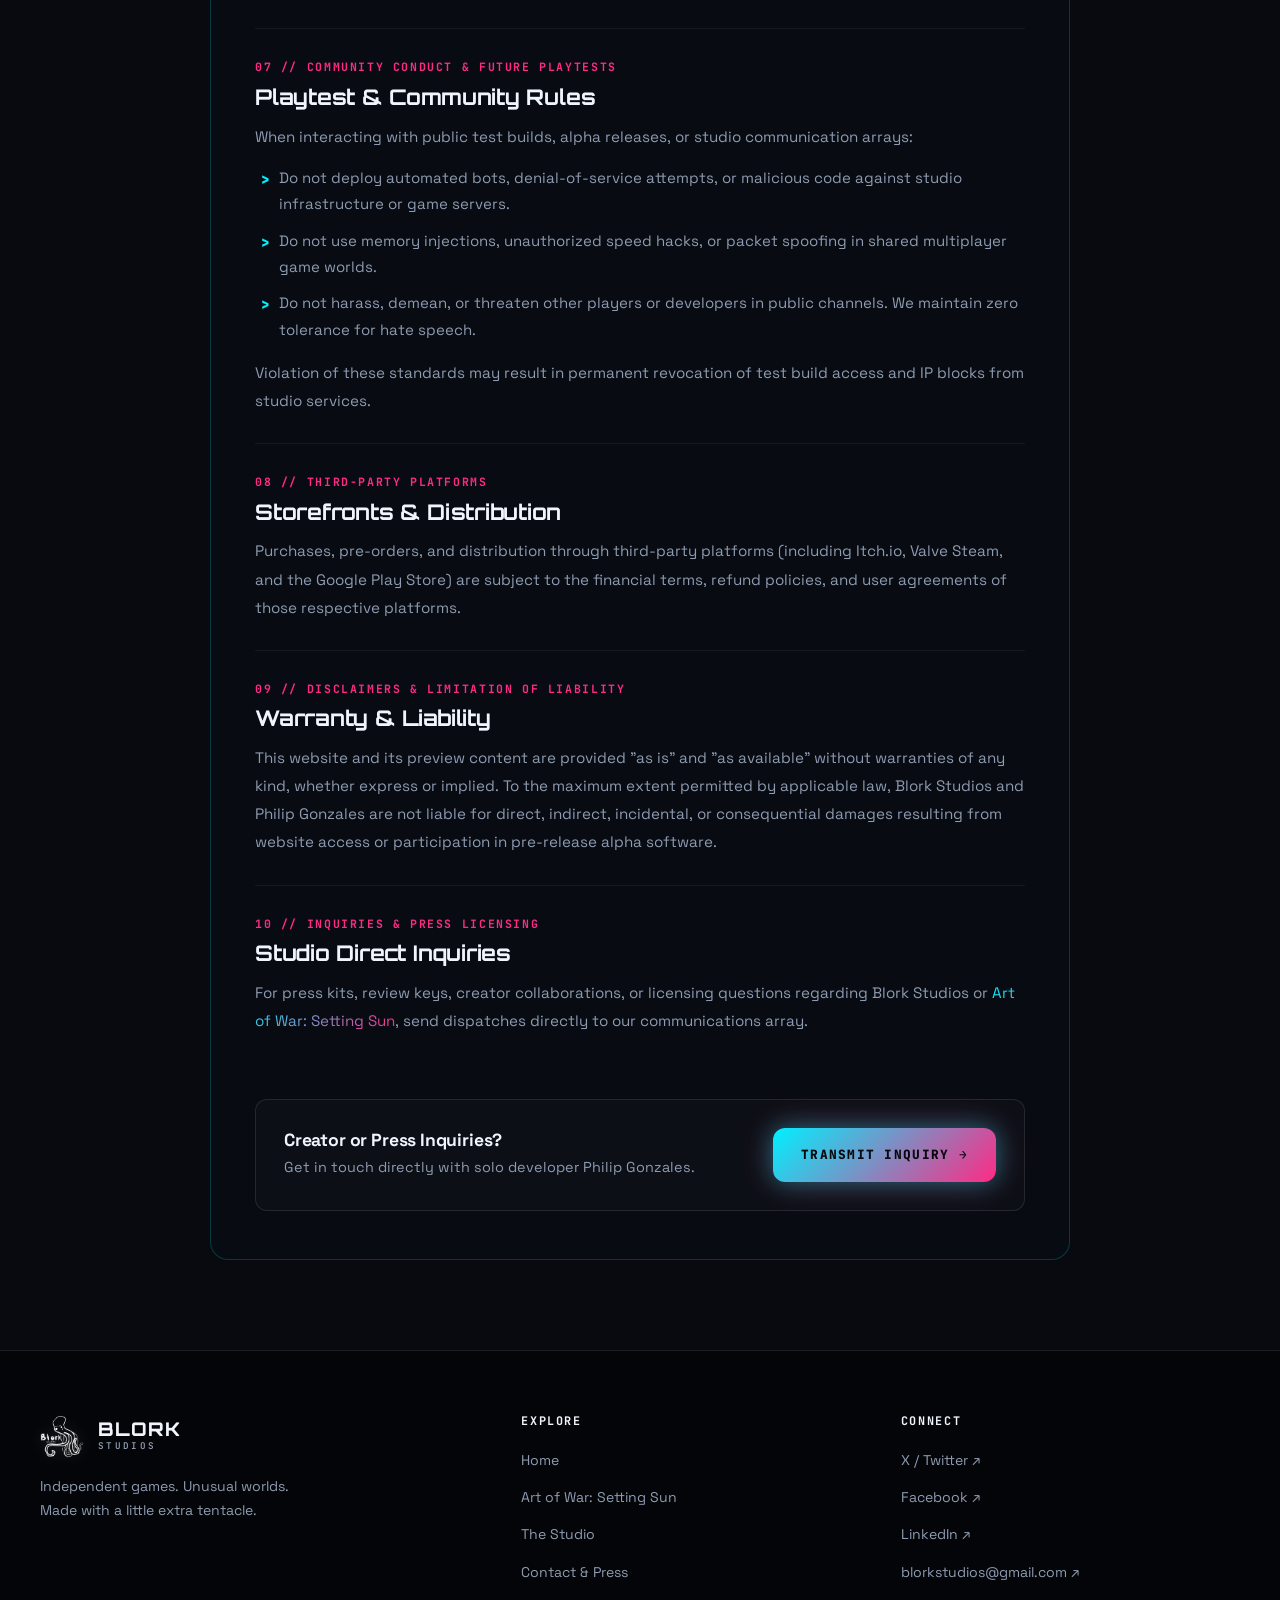
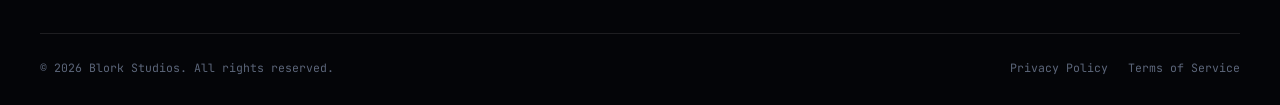
<file: terms.html>
<!doctype html>
<html lang="en">
<head>
  <meta charset="utf-8">
  <meta name="viewport" content="width=device-width, initial-scale=1">
  <title>Terms of Service — Blork Studios</title>
  <meta name="description" content="Terms of Service for Blork Studios and Art of War: Setting Sun. Content creation policy, intellectual property rights, and community standards.">
  <meta property="og:title" content="Terms of Service — Blork Studios">
  <meta property="og:description" content="Clear terms, content creator streaming permissions, and game guidelines for Blork Studios.">
  <meta property="og:image" content="images/blork%20games/blork-itch-banner_1920x600.png">
  <meta name="theme-color" content="#05070c">
  <link rel="icon" type="image/png" href="images/favicon.png">
  <link rel="preconnect" href="https://fonts.googleapis.com">
  <link rel="preconnect" href="https://fonts.gstatic.com" crossorigin>
  <link href="https://fonts.googleapis.com/css2?family=Cinzel:wght@600;700;900&family=JetBrains+Mono:wght@400;500;700&family=Orbitron:wght@600;800;900&family=Outfit:wght@400;500;600;700;800;900&family=Space+Grotesk:wght@400;600;700&family=Syne:wght@700;800&display=swap" rel="stylesheet">
  <link rel="stylesheet" href="css/styles.css">
  <script defer src="js/main.js"></script>
</head>
<body>
  <div class="crt-overlay" aria-hidden="true"></div>

  <!-- Header & Navigation -->
  <header class="site-header">
    <div class="wrap header-inner">
      <a class="identity" href="index.html">
        <img src="images/blork-logo.png" alt="Blork Studios Mascot">
        <div class="identity-text">
          <span>BLORK</span>
          <small>STUDIOS</small>
        </div>
      </a>
      <button class="menu-toggle" aria-label="Toggle navigation" aria-expanded="false">☰</button>
      <nav>
        <a href="index.html#top">The Game</a>
        <a href="index.html#what-you-do">What You Do</a>
        <a href="index.html#worlds">Worlds</a>
        <a href="index.html#screenshots">Screenshots</a>
        <a href="index.html#studio">Studio</a>
        <a href="index.html#where-to-play" class="nav-cta">Play &amp; Follow</a>
      </nav>
    </div>
  </header>

  <main class="wrap">
    <!-- Legal Page Header -->
    <div class="legal-page-header">
      <p class="eyebrow">(•) BLORK STUDIOS • LEGAL ARCHIVES</p>
      <h1>TERMS OF<br><em>SERVICE.</em></h1>
      <p style="color: var(--text-muted); font-size: 1.05rem; line-height: 1.8; margin-top: 14px;">
        Rules of engagement for Blork Studios, our website, development updates, and the universe of Art of War: Setting Sun.
      </p>
      <div class="legal-nav-tabs">
        <a class="legal-tab" href="privacy.html">Privacy Policy</a>
        <a class="legal-tab active" href="terms.html">Terms of Service</a>
      </div>
    </div>

    <!-- Terminal Legal Card -->
    <article class="legal-card">
      <div class="legal-meta-bar">
        <span class="badge" style="color: var(--accent-secondary);"><span>●</span> PROTOCOL CLEARANCE: ACTIVE</span>
        <span>REVISION: NOVEMBER 14, 2026 // PHILIP GONZALES</span>
      </div>

      <!-- Plain English Summary Box (Pink Accent) -->
      <div class="legal-summary-box pink">
        <h3>PLAIN ENGLISH TL;DR // THE SHORT VERSION</h3>
        <p>
          Respect the craft: all original games, art, characters, and code belong to Blork Studios / Philip Gonzales. Streamers and video creators are warmly invited to record, stream, and monetize gameplay of our games. Don't scrape our assets, don't hack or cheat in future multiplayer tests, and enjoy the journey across the 17 worlds.
        </p>
      </div>

      <!-- Section 01 -->
      <section class="legal-section">
        <div class="legal-section-tag">01 // Acceptance of Terms</div>
        <h2>Agreement to Terms</h2>
        <p>
          These Terms of Service govern your access to and use of the website operated by <strong>Philip Gonzales</strong> doing business as <strong>Blork Studios</strong> ("Blork Studios," "we," or "our"), including our web hub, development updates, media assets, and pre-release communications.
        </p>
        <p>
          By accessing or navigating this site, you agree to be bound by these Terms. If you do not agree, you should discontinue use of the site.
        </p>
      </section>

      <!-- Section 02 -->
      <section class="legal-section">
        <div class="legal-section-tag">02 // Intellectual Property &amp; Credits</div>
        <h2>Studio Intellectual Property</h2>
        <p>
          All creative works showcased on this website and in our games are the proprietary intellectual property of <strong>Philip Gonzales / Blork Studios</strong>, except for the third-party materials listed in section 04. All rights reserved.
        </p>
        <p>
          Some planets and creatures are based on the writings and drawings of <strong>Caleb Dingus</strong>.
        </p>
        <ul>
          <li><strong>The Game Universe:</strong> <em>Art of War: Setting Sun</em>, the 17+ worlds galaxy (Earth, New Jamestown, Capitone, Mezar, Bug City, Ocean World, Bubble City, Velocity, Vector, and more).</li>
          <li><strong>Original Characters &amp; AI:</strong> Blorbo, Seer Ixa, Ramick, Elismas, Maxurge, Bug Master, the B.U.R.P. Neural AI dialogue companion, Marshal Rook, and the Underworld Don.</li>
          <li><strong>Craft &amp; Vehicles:</strong> The living starship <em>The Setting Sun</em>, atmospheric takeoff sequences, speed bikes, mechs, and battle tanks.</li>
          <li><strong>Audio &amp; Visuals:</strong> Original logos, mascot art, 3D models, textures, PS1 retro shaders, music, sound design, and written game bibles (except the third-party materials in section 04).</li>
        </ul>
        <p>
          Extracting, repackaging, selling, or training generative AI models on our proprietary artwork, 3D meshes, textures, or written lore without prior written authorization is strictly prohibited.
        </p>
      </section>

      <!-- Section 03 -->
      <section class="legal-section">
        <div class="legal-section-tag">03 // Content Creators, Streaming &amp; Monetization</div>
        <h2>Content Creation &amp; Streaming Policy</h2>
        <p>
          We love content creators! You are explicitly permitted to broadcast, stream, record, and monetize videos featuring <em>Art of War: Setting Sun</em> (including Let's Plays, reviews, speedruns, tutorials, and game essays) on platforms like YouTube, Twitch, TikTok, and Kick.
        </p>
        <ul>
          <li><strong>Monetization Allowed:</strong> You may monetize your videos through platform ad revenue and creator subscriptions.</li>
          <li><strong>Attribution:</strong> Please link to our official site (<a href="https://blorkstudios.com">blorkstudios.com</a>) or our Itch devlog (<a href="https://blork-studios.itch.io/art-of-war-setting-sun" target="_blank" rel="noopener">blork-studios.itch.io</a>) in your video descriptions.</li>
          <li><strong>No Standalone Asset Sales:</strong> You may not extract and distribute game soundtracks, textures, or assets separately from gameplay commentary or creative review.</li>
        </ul>
      </section>

      <!-- Section 04 -->
      <section class="legal-section">
        <div class="legal-section-tag">04 // Third-Party Materials</div>
        <h2>Third-Party Materials &amp; AI Use</h2>
        <p>
          <em>Art of War: Setting Sun</em> includes a small amount of material made by others. Each is used under its own license and remains the property of its owners:
        </p>
        <ul>
          <li><strong>three.js</strong>, the 3D engine library the game runs on (MIT License).</li>
          <li><strong>Night of the Living Dead</strong> (1968, George A. Romero) and <strong>Santa Claus Conquers the Martians</strong> (1964), shown in the in-game cinema. Both films are in the public domain.</li>
          <li><strong>3D models by Quaternius and Kenney</strong>, including some trees and building parts, released under CC0 (public domain).</li>
          <li><strong>Open-source fonts</strong> from Google Fonts, used under the SIL Open Font License.</li>
        </ul>
        <p>
          <strong>AI voice:</strong> the voice of B.U.R.P., the robot companion, is AI-generated. All other character voices are not.
        </p>
      </section>

      <section class="legal-section">
        <div class="legal-section-tag">05 // Development in Progress &amp; Early Access Dispatches</div>
        <h2>Pre-Release Notice</h2>
        <p>
          <em>Art of War: Setting Sun</em> is actively in indie production. Features described across our site—including the Outlaw System vs. Galactic Marshal System, the starship laboratory, atmospheric takeoff sequence loading screen transitions, inventory systems, and planetary biomes—represent creative targets and work-in-progress game designs.
        </p>
        <p>
          Mechanics, balance tuning, interface art, and release schedules may evolve dynamically during development as playtesting feedback is incorporated.
        </p>
      </section>

      <!-- Section 05 -->
      <section class="legal-section">
        <div class="legal-section-tag">06 // Online &amp; Multiplayer</div>
        <h2>Online Features Are Not Guaranteed</h2>
        <p>
          During testing, <em>Art of War: Setting Sun</em> runs in your browser with a shared online world so testers don't have to download anything. Online and multiplayer features, including the shared world, chat, leaderboards and cloud saves, are provided as is. <strong>We do not guarantee that any online or multiplayer feature will be available, keep working, or keep your progress.</strong>
        </p>
        <p>
          In the full release, multiplayer works by letting players host their own game for friends to join, similar to games like Valheim. Player-run servers are run by their hosts, not by Blork Studios. Hosts set their own rules and are responsible for what happens on their server. This hosting feature is built but has not been tested in the downloadable version yet, and it may change before release.
        </p>
      </section>

      <section class="legal-section">
        <div class="legal-section-tag">07 // Community Conduct &amp; Future Playtests</div>
        <h2>Playtest &amp; Community Rules</h2>
        <p>
          When interacting with public test builds, alpha releases, or studio communication arrays:
        </p>
        <ul>
          <li>Do not deploy automated bots, denial-of-service attempts, or malicious code against studio infrastructure or game servers.</li>
          <li>Do not use memory injections, unauthorized speed hacks, or packet spoofing in shared multiplayer game worlds.</li>
          <li>Do not harass, demean, or threaten other players or developers in public channels. We maintain zero tolerance for hate speech.</li>
        </ul>
        <p>
          Violation of these standards may result in permanent revocation of test build access and IP blocks from studio services.
        </p>
      </section>

      <!-- Section 06 -->
      <section class="legal-section">
        <div class="legal-section-tag">08 // Third-Party Platforms</div>
        <h2>Storefronts &amp; Distribution</h2>
        <p>
          Purchases, pre-orders, and distribution through third-party platforms (including Itch.io, Valve Steam, and the Google Play Store) are subject to the financial terms, refund policies, and user agreements of those respective platforms.
        </p>
      </section>

      <!-- Section 07 -->
      <section class="legal-section">
        <div class="legal-section-tag">09 // Disclaimers &amp; Limitation of Liability</div>
        <h2>Warranty &amp; Liability</h2>
        <p>
          This website and its preview content are provided "as is" and "as available" without warranties of any kind, whether express or implied. To the maximum extent permitted by applicable law, Blork Studios and Philip Gonzales are not liable for direct, indirect, incidental, or consequential damages resulting from website access or participation in pre-release alpha software.
        </p>
      </section>

      <!-- Section 08 -->
      <section class="legal-section">
        <div class="legal-section-tag">10 // Inquiries &amp; Press Licensing</div>
        <h2>Studio Direct Inquiries</h2>
        <p>
          For press kits, review keys, creator collaborations, or licensing questions regarding Blork Studios or <em>Art of War: Setting Sun</em>, send dispatches directly to our communications array.
        </p>
      </section>

      <!-- Direct Contact Callout -->
      <div class="legal-contact-callout">
        <div>
          <h4>Creator or Press Inquiries?</h4>
          <p>Get in touch directly with solo developer Philip Gonzales.</p>
        </div>
        <a class="btn btn-primary" href="mailto:blorkstudios@gmail.com">TRANSMIT INQUIRY →</a>
      </div>
    </article>
  </main>

  <!-- Site Footer -->
  <footer class="site-footer">
    <div class="wrap footer-main">
      <div class="footer-bio">
        <a class="identity" href="index.html">
          <img src="images/blork-logo.png" alt="Blork Studios">
          <div class="identity-text">
            <span>BLORK</span>
            <small>STUDIOS</small>
          </div>
        </a>
        <p>Independent games. Unusual worlds.<br>Made with a little extra tentacle.</p>
      </div>
      <div class="footer-column">
        <h5>Explore</h5>
        <ul>
          <li><a href="index.html">Home</a></li>
          <li><a href="games/art-of-war.html">Art of War: Setting Sun</a></li>
          <li><a href="about.html">The Studio</a></li>
          <li><a href="contact.html">Contact &amp; Press</a></li>
        </ul>
      </div>
      <div class="footer-column">
        <h5>Connect</h5>
        <ul>
          <li><a href="https://x.com/blork" target="_blank" rel="noopener">X / Twitter ↗</a></li>
          <li><a href="https://www.facebook.com/people/Blork-Studio" target="_blank" rel="noopener">Facebook ↗</a></li>
          <li><a href="https://www.linkedin.com/in/philip-gonzale" target="_blank" rel="noopener">LinkedIn ↗</a></li>
          <li><a href="mailto:blorkstudios@gmail.com">blorkstudios@gmail.com ↗</a></li>
        </ul>
      </div>
    </div>
    <div class="wrap footer-bottom">
      <span>© <span data-year></span> Blork Studios. All rights reserved.</span>
      <div class="footer-bottom-links">
        <a href="privacy.html">Privacy Policy</a>
        <a href="terms.html">Terms of Service</a>
      </div>
    </div>
  </footer>
</body>
</html>
</file>
<file: css/styles.css>
/* ==========================================================================
   BLORK STUDIOS — MODERN MULTI-THEME DESIGN SYSTEM
   Styles:
   1. Cosmic Neon (Default): High-tech sci-fi indie, cyan/amber glowing HUD, static CRT noise
   2. Retro Pulp: Energetic bold indie (Devolver style), vivid sunset gradients
   3. Cinematic Minimal: Elegant dark luxury (Supergiant/A24), champagne gold
   ========================================================================== */

/* --------------------------------------------------------------------------
   THEME TOKENS — BRIGHT CYAN & BRIGHT PINK (COSMIC)
   -------------------------------------------------------------------------- */

:root {
  --bg-base: #080a0f;
  --bg-surface: #0e121a;
  --bg-surface-elevated: #161b26;
  --bg-card: rgba(14, 18, 26, 0.85);
  --bg-glass: rgba(8, 10, 15, 0.92);
  --text-main: #f0f4fc;
  --text-muted: #8e9bb0;
  --text-dim: #5c667a;
  
  /* Bright Cyan & Hot Pink Palette */
  --accent-cyan: #00f0ff;
  --accent-pink: #ff2a85;
  --accent-primary: #00f0ff;
  --accent-secondary: #ff2a85;
  --accent-highlight: #ff007f;
  --accent-gradient: linear-gradient(135deg, #00f0ff 0%, #ff2a85 100%);
  --accent-gradient-subtle: linear-gradient(135deg, rgba(0, 240, 255, 0.16) 0%, rgba(255, 42, 133, 0.16) 100%);
  --accent-glow: 0 0 25px rgba(0, 240, 255, 0.4), 0 0 40px rgba(255, 42, 133, 0.28);
  
  --border-subtle: rgba(255, 255, 255, 0.1);
  --border-active: rgba(0, 240, 255, 0.5);
  --border-pink: rgba(255, 42, 133, 0.5);
  
  /* Cosmic Font Stack */
  --font-display: 'Orbitron', 'Space Grotesk', system-ui, sans-serif;
  --font-body: 'Space Grotesk', system-ui, sans-serif;
  --font-mono: 'JetBrains Mono', monospace;
  
  --radius-sm: 6px;
  --radius-md: 12px;
  --radius-lg: 18px;
  --radius-full: 9999px;
  
  --badge-bg: rgba(0, 240, 255, 0.12);
  --badge-border: rgba(0, 240, 255, 0.4);
  --badge-text: #00f0ff;
  --badge-pink-bg: rgba(255, 42, 133, 0.14);
  --badge-pink-border: rgba(255, 42, 133, 0.45);
  --badge-pink-text: #ff2a85;
  
  --card-shadow: 0 12px 36px -10px rgba(0, 0, 0, 0.75);
  --hero-overlay: linear-gradient(90deg, #080a0ff5 0%, #080a0fbf 45%, #080a0f4d 100%), linear-gradient(0deg, #080a0f 0%, transparent 40%);
}

/* --------------------------------------------------------------------------
   RESET & CORE FOUNDATIONS
   -------------------------------------------------------------------------- */

*, *::before, *::after {
  box-sizing: border-box;
  margin: 0;
  padding: 0;
}

html {
  scroll-behavior: smooth;
  color-scheme: dark;
  overflow-x: hidden;
  width: 100%;
}

body {
  background-color: var(--bg-base);
  /* The large staticy octopus backdrop seamlessly integrated */
  background-image: 
    radial-gradient(ellipse at 50% 15%, rgba(0, 240, 255, 0.08) 0%, transparent 55%),
    url('../images/blork%20games/blork-itch-background_2560x4800.jpg');
  background-position: center top;
  background-size: 100% auto;
  background-repeat: no-repeat;
  background-attachment: fixed;
  color: var(--text-main);
  font-family: var(--font-body);
  font-size: 16px;
  line-height: 1.7;
  overflow-x: hidden;
  overflow-wrap: break-word;
  width: 100%;
  transition: background-color 0.35s ease, color 0.35s ease;
  min-height: 100vh;
  display: flex;
  flex-direction: column;
  position: relative;
}

/* Subtle CRT Scanline / Noise Overlay matching the staticy octopus visual */
.crt-overlay {
  position: fixed;
  inset: 0;
  pointer-events: none;
  z-index: 99;
  opacity: 0.038;
  background: repeating-linear-gradient(
    0deg,
    rgba(255, 255, 255, 0.22) 0px,
    rgba(255, 255, 255, 0.22) 1px,
    transparent 1px,
    transparent 2px
  );
}

main {
  flex: 1 0 auto;
  position: relative;
  z-index: 2;
}

img {
  display: block;
  max-width: 100%;
  height: auto;
}

a {
  color: inherit;
  text-decoration: none;
  transition: all 0.2s ease;
}

button {
  font-family: inherit;
  cursor: pointer;
  border: none;
  background: none;
}

::selection {
  background: var(--accent-primary);
  color: var(--bg-base);
}

.wrap {
  width: min(1200px, calc(100% - 48px));
  margin-inline: auto;
}

/* --------------------------------------------------------------------------
   TYPOGRAPHY
   -------------------------------------------------------------------------- */

h1, h2, h3, h4, h5, h6 {
  font-family: var(--font-display);
  font-weight: 700;
  line-height: 1.1;
  letter-spacing: -0.01em;
  color: var(--text-main);
  overflow-wrap: break-word;
  word-wrap: break-word;
}

h1 {
  font-size: clamp(2.1rem, 7vw, 5.5rem);
  text-transform: uppercase;
}

h2 {
  font-size: clamp(1.65rem, 4.5vw, 3.2rem);
}

h3 {
  font-size: clamp(1.15rem, 2.5vw, 1.8rem);
}

h4 {
  font-size: 1.15rem;
}

em {
  font-style: normal;
  background: var(--accent-gradient);
  -webkit-background-clip: text;
  -webkit-text-fill-color: transparent;
  display: inline;
}

.eyebrow {
  display: inline-flex;
  align-items: center;
  flex-wrap: wrap;
  max-width: 100%;
  gap: 8px;
  font-family: var(--font-mono);
  font-size: clamp(0.66rem, 2.4vw, 0.74rem);
  font-weight: 700;
  letter-spacing: 0.12em;
  line-height: 1.5;
  text-transform: uppercase;
  color: var(--accent-primary);
  margin-bottom: 14px;
  overflow-wrap: break-word;
}

.eyebrow::before {
  content: "";
  display: inline-block;
  width: 7px;
  height: 7px;
  border-radius: 50%;
  background: var(--accent-primary);
  box-shadow: 0 0 10px var(--accent-primary);
}

/* --------------------------------------------------------------------------
   HEADER & NAVIGATION
   -------------------------------------------------------------------------- */

.site-header {
  position: sticky;
  top: 0;
  z-index: 100;
  height: 78px;
  background: var(--bg-glass);
  backdrop-filter: blur(16px);
  -webkit-backdrop-filter: blur(16px);
  border-bottom: 1px solid var(--border-subtle);
  transition: all 0.3s ease;
}

.header-inner {
  height: 100%;
  display: flex;
  align-items: center;
  justify-content: space-between;
}

.identity {
  display: flex;
  align-items: center;
  gap: 14px;
  font-family: var(--font-display);
  font-weight: 800;
  font-size: 1.18rem;
  letter-spacing: 0.05em;
  color: var(--text-main);
}

.identity img {
  width: 44px;
  height: 44px;
  object-fit: contain;
  transition: transform 0.3s cubic-bezier(0.34, 1.56, 0.64, 1);
  filter: drop-shadow(0 0 8px rgba(255, 255, 255, 0.2));
}

.identity:hover img {
  transform: scale(1.1) rotate(-5deg);
}

.identity-text {
  display: flex;
  flex-direction: column;
}

.identity-text span {
  line-height: 1.1;
}

.identity-text small {
  font-family: var(--font-mono);
  font-size: 0.58rem;
  font-weight: 600;
  letter-spacing: 0.25em;
  color: var(--text-muted);
  text-transform: uppercase;
}

.site-header nav {
  display: flex;
  align-items: center;
  gap: 28px;
}

.site-header nav a {
  font-family: var(--font-mono);
  font-size: 0.76rem;
  font-weight: 600;
  letter-spacing: 0.12em;
  text-transform: uppercase;
  color: var(--text-muted);
  position: relative;
  padding: 6px 0;
}

.site-header nav a:hover {
  color: var(--text-main);
}

.site-header nav a.active {
  color: var(--accent-primary);
}

.site-header nav a.active::after {
  content: "";
  position: absolute;
  bottom: 0;
  left: 0;
  width: 100%;
  height: 2px;
  background: var(--accent-gradient);
  border-radius: 2px;
}

.header-actions {
  display: flex;
  align-items: center;
  gap: 16px;
}

.btn-header-cta {
  font-family: var(--font-mono);
  font-size: 0.72rem;
  font-weight: 700;
  letter-spacing: 0.1em;
  padding: 9px 18px;
  border-radius: var(--radius-full);
  border: 1px solid var(--border-active);
  background: var(--badge-bg);
  color: var(--text-main);
  transition: all 0.25s ease;
}

.btn-header-cta:hover {
  background: var(--accent-primary);
  color: var(--bg-base);
  box-shadow: var(--accent-glow);
  transform: translateY(-1px);
}

.menu-toggle {
  display: none;
  width: 44px;
  height: 44px;
  border-radius: var(--radius-sm);
  background: rgba(0, 240, 255, 0.08);
  border: 1px solid rgba(0, 240, 255, 0.35);
  color: var(--accent-primary);
  font-size: 1.35rem;
  align-items: center;
  justify-content: center;
  transition: all var(--transition-fast);
  -webkit-tap-highlight-color: transparent;
}

.menu-toggle:hover,
.menu-toggle:active {
  background: rgba(0, 240, 255, 0.18);
  border-color: var(--accent-primary);
  color: #fff;
  box-shadow: 0 0 12px rgba(0, 240, 255, 0.3);
}

/* --------------------------------------------------------------------------
   HERO SECTIONS
   -------------------------------------------------------------------------- */

.hero {
  position: relative;
  min-height: calc(90vh - 78px);
  display: flex;
  align-items: center;
  overflow: hidden;
  padding: 70px 0 90px;
}

.hero-backdrop {
  position: absolute;
  inset: 0;
  background-image: var(--hero-overlay), url('../images/art%20of%20war%3A%20setting%20sun/itch-background_2560x1440.jpg');
  background-size: cover;
  background-position: center 30%;
  z-index: 1;
  transform: scale(1.02);
  transition: transform 12s ease-out;
}

.hero:hover .hero-backdrop {
  transform: scale(1.06);
}

.hero-content {
  position: relative;
  z-index: 2;
  max-width: 820px;
}

.hero-badge {
  display: inline-flex;
  align-items: center;
  gap: 10px;
  background: var(--badge-bg);
  border: 1px solid var(--badge-border);
  color: var(--badge-text);
  font-family: var(--font-mono);
  font-size: 0.72rem;
  font-weight: 700;
  letter-spacing: 0.14em;
  padding: 6px 14px;
  border-radius: var(--radius-full);
  margin-bottom: 24px;
}

.hero h1 {
  margin-bottom: 24px;
  letter-spacing: -0.01em;
}

.hero-copy {
  font-size: 1.15rem;
  color: var(--text-muted);
  line-height: 1.8;
  max-width: 650px;
  margin-bottom: 36px;
}

.hero-copy strong {
  color: var(--text-main);
}

.hero-actions {
  display: flex;
  align-items: center;
  gap: 18px;
  flex-wrap: wrap;
}

/* --------------------------------------------------------------------------
   STUDIO BANNER SHOWCASE
   -------------------------------------------------------------------------- */

.studio-banner-section {
  position: relative;
  padding: 40px 0 60px;
}

.studio-banner-frame {
  position: relative;
  border-radius: var(--radius-lg);
  overflow: hidden;
  border: 1px solid var(--border-active);
  box-shadow: 0 16px 40px -10px rgba(0, 0, 0, 0.8), var(--accent-glow);
  background: #000;
}

.studio-banner-frame img {
  width: 100%;
  height: auto;
  display: block;
}

.studio-banner-tag {
  position: absolute;
  bottom: 20px;
  right: 24px;
  background: rgba(7, 9, 14, 0.88);
  backdrop-filter: blur(8px);
  border: 1px solid var(--border-active);
  color: var(--accent-primary);
  font-family: var(--font-mono);
  font-size: 0.7rem;
  font-weight: 700;
  letter-spacing: 0.14em;
  padding: 6px 14px;
  border-radius: var(--radius-full);
}

/* --------------------------------------------------------------------------
   BUTTONS
   -------------------------------------------------------------------------- */

.btn {
  display: inline-flex;
  align-items: center;
  justify-content: center;
  gap: 12px;
  font-family: var(--font-mono);
  font-size: 0.8rem;
  font-weight: 700;
  letter-spacing: 0.1em;
  text-transform: uppercase;
  padding: 16px 28px;
  border-radius: var(--radius-md);
  transition: all 0.25s cubic-bezier(0.16, 1, 0.3, 1);
  text-decoration: none;
}

.btn-primary {
  background: var(--accent-gradient);
  color: #07090e;
  font-weight: 800;
  box-shadow: var(--accent-glow);
}

.btn-primary:hover {
  transform: translateY(-2px);
  filter: brightness(1.12);
}

.btn-secondary {
  background: var(--bg-card);
  backdrop-filter: blur(10px);
  color: var(--text-main);
  border: 1px solid var(--border-subtle);
}

.btn-secondary:hover {
  border-color: var(--border-active);
  transform: translateY(-2px);
  background: var(--bg-surface-elevated);
}

.btn-disabled {
  background: rgba(255, 255, 255, 0.04);
  border: 1px solid rgba(255, 255, 255, 0.12);
  color: var(--text-dim);
  cursor: not-allowed;
  pointer-events: none;
  filter: grayscale(1);
}

/* --------------------------------------------------------------------------
   WHERE TO PLAY PLATFORM CARDS
   -------------------------------------------------------------------------- */

.platform-grid {
  display: grid;
  grid-template-columns: repeat(3, 1fr);
  gap: 24px;
}

.platform-card {
  background: var(--bg-card);
  border: 1px solid var(--border-subtle);
  border-radius: var(--radius-lg);
  padding: 32px 28px;
  display: flex;
  flex-direction: column;
  justify-content: space-between;
  backdrop-filter: blur(14px);
  transition: all 0.3s ease;
  position: relative;
}

.platform-card.active {
  border-color: var(--border-active);
  box-shadow: 0 8px 30px -10px rgba(0, 240, 255, 0.25);
}

.platform-card.active:hover {
  transform: translateY(-4px);
  border-color: var(--accent-primary);
  box-shadow: var(--accent-glow);
}

.platform-card.disabled {
  opacity: 0.52;
  border-style: dashed;
  background: rgba(14, 18, 26, 0.45);
}

.platform-header {
  display: flex;
  justify-content: space-between;
  align-items: center;
  margin-bottom: 20px;
}

.platform-icon {
  font-size: 2.2rem;
  line-height: 1;
}

.platform-status {
  font-family: var(--font-mono);
  font-size: 0.68rem;
  font-weight: 700;
  letter-spacing: 0.1em;
  padding: 5px 12px;
  border-radius: var(--radius-full);
}

.platform-status.live {
  background: rgba(0, 240, 255, 0.15);
  border: 1px solid var(--accent-primary);
  color: var(--accent-primary);
  display: inline-flex;
  align-items: center;
  gap: 6px;
}

.platform-status.live::before {
  content: "";
  display: inline-block;
  width: 6px;
  height: 6px;
  border-radius: 50%;
  background: #00f0ff;
  box-shadow: 0 0 8px #00f0ff;
}

.platform-status.soon {
  background: rgba(255, 255, 255, 0.06);
  border: 1px solid rgba(255, 255, 255, 0.12);
  color: var(--text-dim);
}

.platform-body h3 {
  font-size: 1.45rem;
  margin-bottom: 10px;
}

.platform-body p {
  color: var(--text-muted);
  font-size: 0.92rem;
  line-height: 1.7;
  margin-bottom: 24px;
}

/* --------------------------------------------------------------------------
   FEATURED PROJECT SPOTLIGHT
   -------------------------------------------------------------------------- */

.section-padding {
  padding: 85px 0;
}

.section-header {
  margin-bottom: 44px;
  display: flex;
  justify-content: space-between;
  align-items: flex-end;
  gap: 24px;
  border-bottom: 1px solid var(--border-subtle);
  padding-bottom: 22px;
}

.section-header p {
  color: var(--text-muted);
  max-width: 520px;
  font-size: 0.98rem;
  line-height: 1.7;
}

.game-card-spotlight {
  display: grid;
  grid-template-columns: 1.25fr 0.85fr;
  background: var(--bg-card);
  border: 1px solid var(--border-subtle);
  border-radius: var(--radius-lg);
  overflow: hidden;
  box-shadow: var(--card-shadow);
  backdrop-filter: blur(16px);
  transition: all 0.35s cubic-bezier(0.16, 1, 0.3, 1);
}

.game-card-spotlight:hover {
  border-color: var(--border-active);
  transform: translateY(-4px);
}

.spotlight-media {
  position: relative;
  overflow: hidden;
  min-height: 460px;
}

.spotlight-media img {
  width: 100%;
  height: 100%;
  object-fit: cover;
  transition: transform 0.8s ease;
}

.game-card-spotlight:hover .spotlight-media img {
  transform: scale(1.05);
}

.media-tag {
  position: absolute;
  top: 20px;
  left: 20px;
  background: rgba(7, 9, 14, 0.88);
  backdrop-filter: blur(10px);
  border: 1px solid var(--border-subtle);
  color: var(--accent-primary);
  font-family: var(--font-mono);
  font-size: 0.68rem;
  font-weight: 700;
  letter-spacing: 0.12em;
  padding: 6px 14px;
  border-radius: var(--radius-full);
}

.spotlight-content {
  padding: clamp(32px, 5vw, 54px);
  display: flex;
  flex-direction: column;
  justify-content: center;
}

.spotlight-content h2 {
  margin: 14px 0 18px;
}

.spotlight-content p {
  color: var(--text-muted);
  font-size: 1.02rem;
  line-height: 1.8;
  margin-bottom: 24px;
}

.feature-pill-list {
  display: flex;
  gap: 10px;
  flex-wrap: wrap;
  margin-bottom: 28px;
}

.feature-pill {
  font-family: var(--font-mono);
  font-size: 0.72rem;
  padding: 5px 12px;
  border-radius: var(--radius-sm);
  background: var(--bg-surface-elevated);
  border: 1px solid var(--border-subtle);
  color: var(--text-muted);
}

/* --------------------------------------------------------------------------
   BURP NEURAL AI DIALOGUE BOX
   -------------------------------------------------------------------------- */

.burp-quote-box {
  background: rgba(0, 240, 255, 0.05);
  border-left: 3px solid var(--accent-primary);
  border-radius: 0 var(--radius-sm) var(--radius-sm) 0;
  padding: 14px 18px;
  margin-bottom: 28px;
  font-family: var(--font-mono);
  font-size: 0.82rem;
  color: var(--text-main);
  line-height: 1.6;
}

.burp-quote-box strong {
  color: var(--accent-primary);
}

/* --------------------------------------------------------------------------
   OUTLAW VS MARSHAL FACTION SYSTEM
   -------------------------------------------------------------------------- */

.faction-grid {
  display: grid;
  grid-template-columns: repeat(2, 1fr);
  gap: 28px;
  margin-top: 36px;
}

.faction-card {
  background: var(--bg-card);
  border: 1px solid var(--border-subtle);
  border-radius: var(--radius-lg);
  padding: clamp(28px, 4vw, 42px);
  display: flex;
  flex-direction: column;
  justify-content: space-between;
  backdrop-filter: blur(14px);
  transition: all 0.3s ease;
  position: relative;
  overflow: hidden;
}

.faction-card.marshal {
  border-color: rgba(0, 240, 255, 0.4);
  box-shadow: 0 8px 30px -10px rgba(0, 240, 255, 0.2);
}

.faction-card.marshal:hover {
  transform: translateY(-4px);
  border-color: var(--accent-cyan);
  box-shadow: 0 0 30px rgba(0, 240, 255, 0.35);
}

.faction-card.outlaw {
  border-color: rgba(255, 42, 133, 0.4);
  box-shadow: 0 8px 30px -10px rgba(255, 42, 133, 0.2);
}

.faction-card.outlaw:hover {
  transform: translateY(-4px);
  border-color: var(--accent-pink);
  box-shadow: 0 0 30px rgba(255, 42, 133, 0.35);
}

.faction-badge {
  font-family: var(--font-mono);
  font-size: 0.7rem;
  font-weight: 700;
  letter-spacing: 0.12em;
  padding: 6px 14px;
  border-radius: var(--radius-full);
  display: inline-flex;
  align-items: center;
  gap: 8px;
  margin-bottom: 18px;
}

.faction-card.marshal .faction-badge {
  background: rgba(0, 240, 255, 0.12);
  border: 1px solid var(--accent-cyan);
  color: var(--accent-cyan);
}

.faction-card.outlaw .faction-badge {
  background: rgba(255, 42, 133, 0.14);
  border: 1px solid var(--accent-pink);
  color: var(--accent-pink);
}

.faction-perks {
  list-style: none;
  margin: 20px 0;
  display: flex;
  flex-direction: column;
  gap: 10px;
}

.faction-perks li {
  font-family: var(--font-mono);
  font-size: 0.82rem;
  color: var(--text-main);
  display: flex;
  align-items: center;
  gap: 10px;
}

.faction-card.marshal .faction-perks li::before {
  content: "🛡️";
  font-size: 0.9rem;
}

.faction-card.outlaw .faction-perks li::before {
  content: "⚡";
  font-size: 0.9rem;
}

/* --------------------------------------------------------------------------
   GALAXY OF WORLDS GRID
   -------------------------------------------------------------------------- */

.worlds-grid {
  display: grid;
  grid-template-columns: repeat(4, 1fr);
  gap: 18px;
}

.world-card {
  background: var(--bg-card);
  border: 1px solid var(--border-subtle);
  border-radius: var(--radius-md);
  padding: 24px;
  backdrop-filter: blur(12px);
  transition: all 0.3s ease;
  display: flex;
  flex-direction: column;
}

.world-card:hover {
  border-color: var(--border-active);
  transform: translateY(-4px);
  box-shadow: 0 10px 25px -5px rgba(0, 240, 255, 0.2);
}

.world-num {
  font-family: var(--font-mono);
  font-size: 0.7rem;
  color: var(--accent-secondary);
  font-weight: 700;
  letter-spacing: 0.12em;
  margin-bottom: 8px;
}

.world-card h3 {
  font-size: 1.25rem;
  margin-bottom: 8px;
}

.world-card p {
  color: var(--text-muted);
  font-size: 0.86rem;
  line-height: 1.65;
}

/* --------------------------------------------------------------------------
   CHARACTER SHOWCASE (BLORBO, SEER IXA, BRAKKA, BURP, MASTERS)
   -------------------------------------------------------------------------- */

.character-grid {
  display: grid;
  grid-template-columns: repeat(3, 1fr);
  gap: 24px;
}

.character-grid.pillars {
  grid-template-columns: repeat(4, 1fr);
}

.character-card {
  background: var(--bg-card);
  border: 1px solid var(--border-subtle);
  border-radius: var(--radius-md);
  overflow: hidden;
  backdrop-filter: blur(12px);
  transition: all 0.3s ease;
  display: flex;
  flex-direction: column;
}

.character-card:hover {
  border-color: var(--border-active);
  transform: translateY(-4px);
}

.character-thumb {
  height: 240px;
  overflow: hidden;
  position: relative;
  background: var(--bg-surface);
}

.character-thumb img {
  width: 100%;
  height: 100%;
  object-fit: cover;
  object-position: center top;
  transition: transform 0.5s ease;
}

.character-card:hover .character-thumb img {
  transform: scale(1.08);
}

.character-info {
  padding: 24px;
  flex: 1;
  display: flex;
  flex-direction: column;
}

.character-role {
  font-family: var(--font-mono);
  font-size: 0.68rem;
  font-weight: 700;
  letter-spacing: 0.14em;
  color: var(--accent-secondary);
  text-transform: uppercase;
  margin-bottom: 6px;
}

.character-info h3 {
  font-size: 1.35rem;
  margin-bottom: 10px;
}

.character-info p {
  color: var(--text-muted);
  font-size: 0.88rem;
  line-height: 1.7;
}

/* --------------------------------------------------------------------------
   STUDIO MANIFESTO ("WHY BLORK?")
   -------------------------------------------------------------------------- */

.manifesto-section {
  background: linear-gradient(180deg, rgba(7, 9, 14, 0.9) 0%, rgba(14, 18, 26, 0.95) 50%, rgba(7, 9, 14, 0.9) 100%);
  border-top: 1px solid var(--border-subtle);
  border-bottom: 1px solid var(--border-subtle);
}

.manifesto-inner {
  display: grid;
  grid-template-columns: 0.7fr 1.3fr;
  align-items: center;
  gap: clamp(40px, 8vw, 90px);
}

.mascot-container {
  display: flex;
  justify-content: center;
  align-items: center;
  position: relative;
}

.mascot-glow {
  position: absolute;
  width: 280px;
  height: 280px;
  background: var(--accent-primary);
  opacity: 0.18;
  filter: blur(60px);
  border-radius: 50%;
}

.mascot-container img {
  width: min(100%, 340px);
  position: relative;
  z-index: 2;
  filter: drop-shadow(0 0 30px rgba(0, 240, 255, 0.3));
  transition: transform 0.5s cubic-bezier(0.34, 1.56, 0.64, 1);
}

.mascot-container:hover img {
  transform: scale(1.06) rotate(3deg);
}

.manifesto-text h2 {
  margin: 14px 0 22px;
}

.manifesto-text p {
  color: var(--text-muted);
  font-size: 1.05rem;
  line-height: 1.85;
  margin-bottom: 22px;
}

.studio-stats {
  display: grid;
  grid-template-columns: repeat(4, 1fr);
  gap: 20px;
  margin-top: 36px;
  border-top: 1px solid var(--border-subtle);
  padding-top: 28px;
}

.stat-item h4 {
  font-family: var(--font-display);
  font-size: 2.2rem;
  color: var(--accent-primary);
  line-height: 1;
  margin-bottom: 6px;
}

.stat-item span {
  font-family: var(--font-mono);
  font-size: 0.72rem;
  color: var(--text-muted);
  letter-spacing: 0.08em;
  text-transform: uppercase;
}

/* --------------------------------------------------------------------------
   INTERACTIVE GALLERY & LIGHTBOX
   -------------------------------------------------------------------------- */

.gallery-filter {
  display: flex;
  gap: 10px;
  margin-bottom: 30px;
  flex-wrap: wrap;
}

.filter-btn {
  font-family: var(--font-mono);
  font-size: 0.74rem;
  font-weight: 700;
  letter-spacing: 0.08em;
  padding: 8px 18px;
  border-radius: var(--radius-full);
  background: var(--bg-surface);
  border: 1px solid var(--border-subtle);
  color: var(--text-muted);
  transition: all 0.2s ease;
}

.filter-btn:hover {
  color: var(--text-main);
  border-color: var(--border-active);
}

.filter-btn.active {
  background: var(--accent-primary);
  color: var(--bg-base);
  border-color: var(--accent-primary);
  box-shadow: var(--accent-glow);
}

.gallery-grid {
  display: grid;
  grid-template-columns: repeat(3, 1fr);
  gap: 18px;
}

.gallery-item {
  position: relative;
  border-radius: var(--radius-md);
  overflow: hidden;
  background: var(--bg-surface);
  border: 1px solid var(--border-subtle);
  aspect-ratio: 16 / 9;
  cursor: zoom-in;
  transition: all 0.3s cubic-bezier(0.16, 1, 0.3, 1);
}

.gallery-item.wide {
  grid-column: span 2;
}

.gallery-item img {
  width: 100%;
  height: 100%;
  object-fit: cover;
  transition: transform 0.5s ease, filter 0.3s ease;
}

.gallery-item:hover {
  border-color: var(--border-active);
  transform: translateY(-2px);
}

.gallery-item:hover img {
  transform: scale(1.05);
}

.gallery-caption {
  position: absolute;
  inset: auto 0 0 0;
  padding: 30px 16px 12px;
  background: linear-gradient(transparent, rgba(7, 9, 14, 0.95));
  font-family: var(--font-mono);
  font-size: 0.7rem;
  font-weight: 700;
  letter-spacing: 0.12em;
  color: var(--text-main);
  display: flex;
  justify-content: space-between;
  align-items: center;
}

.gallery-caption span {
  color: var(--accent-secondary);
}

/* Lightbox Modal */
.lightbox {
  position: fixed;
  inset: 0;
  z-index: 1000;
  background: rgba(5, 7, 10, 0.94);
  backdrop-filter: blur(14px);
  display: flex;
  align-items: center;
  justify-content: center;
  padding: 30px;
  opacity: 1;
  visibility: visible;
  transition: all 0.25s ease;
}

.lightbox[hidden] {
  opacity: 0;
  visibility: hidden;
  pointer-events: none;
}

.lightbox-content {
  position: relative;
  max-width: 90vw;
  max-height: 85vh;
  display: flex;
  flex-direction: column;
  align-items: center;
}

.lightbox-content img {
  max-width: 100%;
  max-height: 78vh;
  object-fit: contain;
  border-radius: var(--radius-md);
  border: 1px solid var(--border-subtle);
  box-shadow: 0 20px 60px rgba(0, 0, 0, 0.8);
}

.lightbox-meta {
  margin-top: 14px;
  display: flex;
  justify-content: space-between;
  width: 100%;
  font-family: var(--font-mono);
  font-size: 0.8rem;
  color: var(--text-muted);
}

.lightbox-meta span:first-child {
  color: var(--accent-primary);
  font-weight: 700;
}

.lightbox-btn {
  position: absolute;
  background: var(--bg-surface);
  border: 1px solid var(--border-subtle);
  color: var(--text-main);
  width: 46px;
  height: 46px;
  border-radius: 50%;
  display: flex;
  align-items: center;
  justify-content: center;
  font-size: 1.5rem;
  transition: all 0.2s ease;
  z-index: 10;
}

.lightbox-btn:hover {
  background: var(--accent-primary);
  color: var(--bg-base);
  box-shadow: var(--accent-glow);
}

.lightbox-close {
  top: 24px;
  right: 28px;
}

.lightbox-prev {
  left: 28px;
  top: 50%;
  transform: translateY(-50%);
}

.lightbox-next {
  right: 28px;
  top: 50%;
  transform: translateY(-50%);
}

/* --------------------------------------------------------------------------
   CONTACT PAGE & CARDS
   -------------------------------------------------------------------------- */

.contact-card-wrap {
  display: grid;
  grid-template-columns: 1.2fr 0.8fr;
  gap: 32px;
  margin-top: 40px;
}

.contact-main-card {
  background: var(--bg-card);
  border: 1px solid var(--border-subtle);
  border-radius: var(--radius-lg);
  padding: clamp(32px, 5vw, 60px);
  backdrop-filter: blur(14px);
}

.email-pill {
  display: inline-flex;
  align-items: center;
  justify-content: space-between;
  gap: 24px;
  padding: 18px 26px;
  background: var(--bg-surface);
  border: 1px solid var(--border-active);
  border-radius: var(--radius-md);
  font-family: var(--font-mono);
  font-size: clamp(1rem, 2vw, 1.4rem);
  color: var(--text-main);
  margin: 30px 0;
  transition: all 0.25s ease;
  cursor: pointer;
}

.email-pill:hover {
  box-shadow: var(--accent-glow);
  transform: translateY(-2px);
  border-color: var(--accent-primary);
}

.email-pill span {
  color: var(--accent-primary);
  font-size: 1.1rem;
  word-break: break-all;
}

.copy-btn {
  font-family: var(--font-mono);
  font-size: 0.72rem;
  font-weight: 700;
  letter-spacing: 0.12em;
  padding: 8px 16px;
  border-radius: var(--radius-sm);
  background: rgba(0, 240, 255, 0.12);
  border: 1px solid var(--accent-primary);
  color: var(--accent-primary);
  transition: all var(--transition-fast);
  cursor: pointer;
  white-space: nowrap;
}

.copy-btn:hover,
.copy-btn:active {
  background: var(--accent-primary);
  color: var(--bg-base);
  box-shadow: 0 0 12px var(--accent-primary);
}

.contact-sidebar {
  display: flex;
  flex-direction: column;
  gap: 20px;
}

.sidebar-box {
  background: var(--bg-surface);
  border: 1px solid var(--border-subtle);
  border-radius: var(--radius-md);
  padding: 28px;
}

.sidebar-box h4 {
  margin-bottom: 12px;
  font-size: 1.1rem;
}

.sidebar-box p {
  color: var(--text-muted);
  font-size: 0.92rem;
  line-height: 1.7;
  margin-bottom: 18px;
}

.social-link-list {
  display: flex;
  flex-direction: column;
  gap: 12px;
}

.social-link-item {
  display: flex;
  justify-content: space-between;
  align-items: center;
  padding: 12px 16px;
  border-radius: var(--radius-sm);
  background: var(--bg-surface-elevated);
  border: 1px solid var(--border-subtle);
  font-family: var(--font-mono);
  font-size: 0.78rem;
  font-weight: 600;
  letter-spacing: 0.08em;
  color: var(--text-muted);
}

.social-link-item:hover {
  color: var(--accent-primary);
  border-color: var(--border-active);
  transform: translateX(4px);
}

/* --------------------------------------------------------------------------
/* --------------------------------------------------------------------------
   LEGAL PAGES
   -------------------------------------------------------------------------- */

.legal-page-header {
  text-align: center;
  max-width: 760px;
  margin: 0 auto 32px;
  padding-top: 50px;
}

.legal-nav-tabs {
  display: inline-flex;
  gap: 10px;
  margin-top: 24px;
  padding: 6px;
  background: rgba(9, 13, 20, 0.75);
  border: 1px solid var(--border-subtle);
  border-radius: 999px;
}

.legal-tab {
  font-family: var(--font-mono);
  font-size: 0.78rem;
  letter-spacing: 0.08em;
  text-transform: uppercase;
  padding: 8px 20px;
  border-radius: 999px;
  color: var(--text-muted);
  text-decoration: none;
  transition: all var(--transition-fast);
}

.legal-tab:hover {
  color: var(--text-main);
  background: rgba(255, 255, 255, 0.05);
}

.legal-tab.active {
  background: rgba(0, 240, 255, 0.15);
  color: var(--accent-primary);
  border: 1px solid rgba(0, 240, 255, 0.45);
  box-shadow: 0 0 14px rgba(0, 240, 255, 0.22);
}

.legal-card {
  max-width: 860px;
  margin: 0 auto 90px;
  background: rgba(9, 13, 20, 0.88);
  border: 1px solid rgba(0, 240, 255, 0.2);
  border-radius: var(--radius-lg);
  box-shadow: var(--shadow-card);
  backdrop-filter: blur(12px);
  padding: 48px 44px;
  position: relative;
  overflow: hidden;
}

.legal-card::before {
  content: '';
  position: absolute;
  top: 0;
  left: 0;
  right: 0;
  height: 2px;
  background: linear-gradient(90deg, transparent, var(--accent-primary), var(--accent-secondary), transparent);
}

.legal-meta-bar {
  display: flex;
  justify-content: space-between;
  align-items: center;
  flex-wrap: wrap;
  gap: 12px;
  padding-bottom: 22px;
  margin-bottom: 30px;
  border-bottom: 1px solid var(--border-subtle);
  font-family: var(--font-mono);
  font-size: 0.76rem;
  letter-spacing: 0.08em;
  color: var(--text-dim);
  text-transform: uppercase;
}

.legal-meta-bar .badge {
  color: var(--accent-primary);
  display: inline-flex;
  align-items: center;
  gap: 6px;
}

.legal-summary-box {
  background: rgba(0, 240, 255, 0.04);
  border-left: 3px solid var(--accent-primary);
  border-radius: 0 var(--radius-sm) var(--radius-sm) 0;
  padding: 20px 24px;
  margin-bottom: 36px;
}

.legal-summary-box.pink {
  background: rgba(255, 42, 133, 0.04);
  border-left-color: var(--accent-secondary);
}

.legal-summary-box h3 {
  font-family: var(--font-mono);
  font-size: 0.82rem;
  letter-spacing: 0.14em;
  text-transform: uppercase;
  color: var(--accent-primary);
  margin-bottom: 8px;
}

.legal-summary-box.pink h3 {
  color: var(--accent-secondary);
}

.legal-summary-box p {
  color: var(--text-main);
  font-size: 0.95rem;
  line-height: 1.75;
  margin: 0;
}

.legal-section {
  padding: 28px 0;
  border-bottom: 1px solid rgba(255, 255, 255, 0.06);
}

.legal-section:last-of-type {
  border-bottom: none;
}

.legal-section-tag {
  font-family: var(--font-mono);
  font-size: 0.72rem;
  font-weight: 700;
  letter-spacing: 0.14em;
  color: var(--accent-secondary);
  text-transform: uppercase;
  margin-bottom: 8px;
}

.legal-section h2 {
  font-size: 1.35rem;
  margin-bottom: 14px;
  color: var(--text-main);
}

.legal-section p {
  color: var(--text-muted);
  font-size: 0.95rem;
  line-height: 1.85;
  margin-bottom: 14px;
}

.legal-section p:last-child {
  margin-bottom: 0;
}

.legal-section ul {
  list-style: none;
  padding: 0;
  margin: 14px 0 16px;
}

.legal-section li {
  position: relative;
  padding-left: 24px;
  margin-bottom: 10px;
  color: var(--text-muted);
  font-size: 0.94rem;
  line-height: 1.75;
}

.legal-section li::before {
  content: '›';
  position: absolute;
  left: 6px;
  color: var(--accent-primary);
  font-weight: 700;
  font-size: 1.1rem;
  line-height: 1.5;
}

.legal-section a {
  color: var(--accent-primary);
  text-decoration: underline;
  text-underline-offset: 3px;
}

.legal-section a:hover {
  color: #fff;
}

.legal-contact-callout {
  margin-top: 36px;
  padding: 28px;
  border-radius: var(--radius-md);
  background: rgba(255, 255, 255, 0.02);
  border: 1px solid var(--border-subtle);
  display: flex;
  align-items: center;
  justify-content: space-between;
  flex-wrap: wrap;
  gap: 20px;
}

.legal-contact-callout h4 {
  font-family: var(--font-heading);
  font-size: 1.1rem;
  margin-bottom: 6px;
  color: var(--text-main);
}

.legal-contact-callout p {
  color: var(--text-muted);
  font-size: 0.9rem;
  margin: 0;
  line-height: 1.6;
}

@media (max-width: 768px) {
  .legal-card {
    padding: 28px 20px;
    margin-bottom: 60px;
  }

  .legal-page-header {
    padding-top: 24px;
  }

  .legal-meta-bar {
    flex-direction: column;
    align-items: flex-start;
  }

  .legal-contact-callout {
    flex-direction: column;
    align-items: flex-start;
  }
}

/* --------------------------------------------------------------------------
   FOOTER
   -------------------------------------------------------------------------- */

.site-footer {
  background: #040508;
  border-top: 1px solid var(--border-subtle);
  padding: 64px 0 28px;
  margin-top: auto;
  position: relative;
  z-index: 2;
}

.footer-main {
  display: grid;
  grid-template-columns: 1.3fr 1fr 1fr;
  gap: 40px;
  padding-bottom: 48px;
  border-bottom: 1px solid var(--border-subtle);
}

.footer-bio p {
  color: var(--text-muted);
  font-size: 0.88rem;
  line-height: 1.7;
  max-width: 320px;
  margin-top: 16px;
}

.footer-column h5 {
  font-family: var(--font-mono);
  font-size: 0.74rem;
  font-weight: 700;
  letter-spacing: 0.14em;
  color: var(--text-main);
  text-transform: uppercase;
  margin-bottom: 18px;
}

.footer-column ul {
  list-style: none;
  display: flex;
  flex-direction: column;
  gap: 10px;
}

.footer-column a {
  color: var(--text-muted);
  font-size: 0.88rem;
}

.footer-column a:hover {
  color: var(--accent-primary);
}

.footer-bottom {
  display: flex;
  justify-content: space-between;
  align-items: center;
  padding-top: 24px;
  font-family: var(--font-mono);
  font-size: 0.72rem;
  color: var(--text-dim);
}

.footer-bottom-links {
  display: flex;
  gap: 20px;
}

.footer-bottom-links a:hover {
  color: var(--text-main);
}

/* --------------------------------------------------------------------------
   RESPONSIVE MEDIA QUERIES
   -------------------------------------------------------------------------- */

@media (max-width: 980px) {
  .site-header nav {
    display: none;
    position: absolute;
    top: 78px;
    left: 0;
    right: 0;
    background: rgba(6, 9, 15, 0.98);
    backdrop-filter: blur(18px);
    -webkit-backdrop-filter: blur(18px);
    border-bottom: 2px solid rgba(0, 240, 255, 0.4);
    box-shadow: 0 20px 40px rgba(0, 0, 0, 0.9);
    padding: 16px 20px 24px;
    flex-direction: column;
    gap: 6px;
    align-items: stretch;
    max-height: calc(100vh - 78px);
    overflow-y: auto;
    -webkit-overflow-scrolling: touch;
    z-index: 100;
  }

  .site-header nav.open {
    display: flex;
  }

  .site-header nav a {
    display: flex;
    align-items: center;
    padding: 12px 16px;
    font-size: 0.85rem;
    letter-spacing: 0.1em;
    border-radius: var(--radius-sm);
    border: 1px solid transparent;
    transition: all var(--transition-fast);
    width: 100%;
  }

  .site-header nav a:hover {
    background: rgba(0, 240, 255, 0.08);
    border-color: rgba(0, 240, 255, 0.2);
    color: var(--accent-primary);
  }

  .site-header nav a.active {
    background: rgba(0, 240, 255, 0.12);
    border-color: rgba(0, 240, 255, 0.35);
    color: var(--accent-primary);
  }

  .site-header nav a.active::after {
    display: none;
  }

  .menu-toggle {
    display: flex;
  }

  .game-card-spotlight {
    grid-template-columns: 1fr;
  }

  .spotlight-media {
    min-height: 280px;
    height: 320px;
  }

  .manifesto-inner {
    grid-template-columns: 1fr;
    text-align: center;
    gap: 32px;
  }

  .manifesto-text p {
    margin-inline: auto;
  }

  .studio-stats {
    grid-template-columns: repeat(2, 1fr);
  }

  .character-grid {
    grid-template-columns: 1fr !important;
    max-width: 480px;
    margin-inline: auto;
  }

  .character-grid.pillars {
    grid-template-columns: repeat(2, 1fr) !important;
    max-width: 100%;
  }

  .faction-grid {
    grid-template-columns: 1fr;
  }

  .platform-grid {
    grid-template-columns: 1fr;
  }

  .worlds-grid {
    grid-template-columns: repeat(2, 1fr);
  }

  .gallery-grid {
    grid-template-columns: repeat(2, 1fr);
  }

  .gallery-item.wide {
    grid-column: span 2;
  }

  .contact-card-wrap {
    grid-template-columns: 1fr;
  }

  .footer-main {
    grid-template-columns: 1fr 1fr;
  }

  .footer-bio {
    grid-column: span 2;
  }
}

@media (max-width: 640px) {
  body {
    background-attachment: scroll;
    background-size: cover;
  }

  .wrap {
    width: calc(100% - 28px);
    max-width: 100%;
  }

  .hero {
    min-height: auto;
    padding: 38px 0 52px;
  }

  h1 {
    font-size: clamp(1.8rem, 7.5vw, 2.4rem);
    line-height: 1.15;
  }

  h2 {
    font-size: clamp(1.45rem, 5.5vw, 1.95rem);
    line-height: 1.2;
  }

  h3 {
    font-size: clamp(1.1rem, 4vw, 1.35rem);
    line-height: 1.3;
  }

  .eyebrow {
    font-size: 0.68rem;
    letter-spacing: 0.1em;
    line-height: 1.5;
    margin-bottom: 12px;
  }

  .hero-copy {
    font-size: 0.95rem;
    line-height: 1.7;
    margin-bottom: 24px;
  }

  .hero-actions {
    flex-direction: column;
    align-items: stretch;
    gap: 12px;
    width: 100%;
  }

  .btn {
    width: 100%;
    justify-content: center;
    padding: 13px 18px;
    font-size: 0.78rem;
    text-align: center;
  }

  .section-padding {
    padding: 48px 0;
  }

  .section-header {
    flex-direction: column;
    align-items: flex-start;
    gap: 12px;
    margin-bottom: 30px;
  }

  .section-header p {
    font-size: 0.92rem;
  }

  .studio-banner-section {
    padding: 16px 0 32px;
  }

  .studio-banner-tag {
    bottom: 8px;
    right: 8px;
    font-size: 0.58rem;
    padding: 3px 8px;
    letter-spacing: 0.08em;
  }

  .character-grid.pillars {
    grid-template-columns: 1fr !important;
  }

  .platform-card {
    padding: 24px 18px;
  }

  .platform-icon {
    font-size: 1.8rem;
  }

  .faction-card {
    padding: 24px 18px;
  }

  .faction-badge {
    font-size: 0.66rem;
    padding: 4px 10px;
  }

  .gallery-filter {
    gap: 8px;
    margin-bottom: 22px;
  }

  .filter-btn {
    padding: 6px 14px;
    font-size: 0.7rem;
  }

  .gallery-grid {
    grid-template-columns: 1fr;
  }

  .gallery-item.wide {
    grid-column: span 1;
  }

  .gallery-caption {
    flex-direction: column;
    align-items: flex-start;
    gap: 4px;
    padding: 22px 12px 10px;
    font-size: 0.65rem;
  }

  .worlds-grid {
    grid-template-columns: 1fr;
  }

  .mascot-container img {
    width: min(75%, 220px);
  }

  .studio-stats {
    grid-template-columns: repeat(2, 1fr);
    gap: 16px;
  }

  .stat-item h4 {
    font-size: 1.8rem;
  }

  .email-pill {
    display: flex;
    flex-direction: column;
    align-items: stretch;
    gap: 12px;
    padding: 14px 16px;
    font-size: 0.88rem;
    width: 100%;
    margin: 18px 0;
    text-align: center;
    word-break: break-all;
  }

  .copy-btn {
    width: 100%;
    padding: 10px 14px;
    text-align: center;
    justify-content: center;
  }

  .contact-main-card {
    padding: 24px 18px;
  }

  .sidebar-box {
    padding: 22px 18px;
  }

  .legal-card {
    padding: 24px 18px;
    margin-bottom: 50px;
  }

  .legal-nav-tabs {
    display: flex;
    flex-direction: column;
    width: 100%;
    border-radius: var(--radius-md);
    padding: 6px;
    gap: 6px;
  }

  .legal-tab {
    width: 100%;
    text-align: center;
    padding: 10px 14px;
  }

  .legal-summary-box {
    padding: 16px 18px;
    margin-bottom: 24px;
  }

  .legal-section {
    padding: 20px 0;
  }

  .legal-contact-callout {
    padding: 20px 16px;
    flex-direction: column;
    align-items: stretch;
    text-align: center;
  }

  .legal-contact-callout .btn {
    width: 100%;
  }

  .lightbox-content {
    max-width: 95vw;
    padding: 0 6px;
  }

  .lightbox-btn {
    width: 38px;
    height: 38px;
    font-size: 1.2rem;
  }

  .lightbox-close {
    top: 12px;
    right: 12px;
  }

  .lightbox-prev {
    left: 6px;
  }

  .lightbox-next {
    right: 6px;
  }

  .lightbox-meta {
    flex-direction: column;
    gap: 4px;
    font-size: 0.72rem;
  }

  .footer-main {
    grid-template-columns: 1fr;
    gap: 32px;
    padding-bottom: 36px;
  }

  .footer-bio {
    grid-column: span 1;
  }

  .footer-bottom {
    flex-direction: column;
    gap: 14px;
    align-items: flex-start;
  }
}

@media (max-width: 380px) {
  .wrap {
    width: calc(100% - 20px);
  }

  h1 {
    font-size: 1.65rem;
  }

  .identity {
    font-size: 1.05rem;
    gap: 10px;
  }

  .identity img {
    width: 36px;
    height: 36px;
  }

  .studio-stats {
    grid-template-columns: 1fr;
    gap: 14px;
  }
}
/* ==========================================================================
   GAME-FIRST HOMEPAGE (Nov 2026): hero, feature rows, weird quests, worlds
   ========================================================================== */
.site-header nav a.nav-cta {
  color: var(--accent-pink);
  border: 1px solid var(--border-pink);
  border-radius: var(--radius-full);
  padding: 6px 14px;
}

.game-hero {
  position: relative;
  min-height: calc(100vh - 78px);
  display: flex;
  align-items: flex-end;
  overflow: hidden;
  padding: 120px 0 64px;
}
.game-hero-bg {
  position: absolute;
  inset: 0;
  background:
    linear-gradient(90deg, #080a0ff2 0%, #080a0fb3 38%, #080a0f1a 70%),
    linear-gradient(0deg, #080a0f 0%, transparent 45%),
    url('../images/game/hero-giant.jpg') 8% center / cover no-repeat;
  z-index: 1;
}
.game-hero-content { position: relative; z-index: 2; }
.game-hero h1 { font-size: clamp(2.6rem, 7vw, 5.6rem); line-height: 0.95; margin-bottom: 22px; }
.game-hero-hook {
  max-width: 560px;
  font-size: 1.2rem;
  line-height: 1.7;
  color: var(--text-main);
  margin-bottom: 32px;
}
.hero-stats {
  list-style: none;
  display: grid;
  grid-template-columns: repeat(4, minmax(0, 1fr));
  gap: 0;
  margin-top: 56px;
  max-width: 860px;
  border-top: 1px solid var(--border-subtle);
}
.hero-stats li { padding: 18px 18px 0 0; }
.hero-stats strong {
  display: block;
  font-family: var(--font-display);
  font-size: 2rem;
  color: var(--accent-cyan);
  text-shadow: 0 0 18px rgba(0, 240, 255, 0.45);
}
.hero-stats span {
  font-family: var(--font-mono);
  font-size: 0.72rem;
  letter-spacing: 0.08em;
  text-transform: uppercase;
  color: var(--text-muted);
}

.origin-strip {
  background: var(--accent-gradient-subtle);
  border-top: 1px solid var(--border-subtle);
  border-bottom: 1px solid var(--border-subtle);
  padding: 34px 0;
}
.origin-inner { display: flex; gap: 32px; align-items: baseline; flex-wrap: wrap; }
.origin-inner .eyebrow { margin: 0; white-space: nowrap; }
.origin-text { font-size: 1.15rem; max-width: 760px; margin: 0; color: var(--text-main); }

.feature-row {
  display: grid;
  grid-template-columns: 1.35fr 1fr;
  gap: 48px;
  align-items: center;
  margin: 0 0 96px;
}
.feature-row.flip .feature-media { order: 2; }
.feature-media { display: grid; gap: 12px; }
.feature-media img {
  width: 100%;
  border-radius: var(--radius-md);
  border: 1px solid var(--border-subtle);
  box-shadow: var(--card-shadow);
  aspect-ratio: 16 / 9;
  object-fit: cover;
}
.feature-media .feature-main { border-color: var(--border-active); }
.feature-thumbs { display: grid; grid-template-columns: 1fr 1fr; gap: 12px; }
.feature-num {
  font-family: var(--font-mono);
  font-size: 0.75rem;
  letter-spacing: 0.16em;
  color: var(--accent-pink);
  font-weight: 700;
}
.feature-copy h3 { font-size: clamp(1.6rem, 3vw, 2.3rem); margin: 10px 0 16px; line-height: 1.15; }
.feature-copy p { color: var(--text-muted); line-height: 1.8; margin-bottom: 14px; }
.feature-copy p strong { color: var(--text-main); }
.feature-copy .feature-pill-list { margin-top: 18px; }
.faction-mini { display: flex; flex-wrap: wrap; gap: 10px; margin-top: 18px; }
.faction-chip {
  font-family: var(--font-mono);
  font-size: 0.72rem;
  font-weight: 700;
  padding: 7px 12px;
  border-radius: var(--radius-full);
}
.faction-chip.law { color: var(--accent-cyan); border: 1px solid var(--border-active); background: var(--badge-bg); }
.faction-chip.outlaw { color: var(--accent-pink); border: 1px solid var(--border-pink); background: var(--badge-pink-bg); }

.weird-head { max-width: 720px; margin-bottom: 26px; }
.weird-head h3 { font-size: clamp(1.6rem, 3vw, 2.3rem); margin: 10px 0 10px; }
.weird-head p { color: var(--text-muted); }
.weird-grid {
  display: grid;
  grid-template-columns: repeat(4, 1fr);
  grid-auto-rows: 210px;
  gap: 14px;
}
.weird-card, .tile, .world-shot {
  position: relative;
  margin: 0;
  overflow: hidden;
  border-radius: var(--radius-md);
  border: 1px solid var(--border-subtle);
  background: var(--bg-surface);
}
.weird-card.big { grid-column: span 2; grid-row: span 2; }
.weird-card img, .tile img, .world-shot img {
  width: 100%;
  height: 100%;
  object-fit: cover;
  transition: transform 0.5s ease;
}
.weird-card:hover img, .tile:hover img, .world-shot:hover img { transform: scale(1.05); }
.weird-card figcaption, .world-shot figcaption {
  position: absolute;
  inset: auto 0 0 0;
  padding: 40px 16px 14px;
  background: linear-gradient(0deg, rgba(8, 10, 15, 0.95) 0%, transparent 100%);
  font-size: 0.88rem;
  color: var(--text-muted);
  line-height: 1.5;
}
.weird-card figcaption strong {
  display: block;
  font-family: var(--font-display);
  color: var(--text-main);
  font-size: 1rem;
  margin-bottom: 4px;
}
.weird-card.big figcaption strong { font-size: 1.4rem; }

.tile-row { display: grid; grid-template-columns: repeat(4, 1fr); gap: 14px; }
.tile { aspect-ratio: 4 / 3; }
.tile figcaption {
  position: absolute;
  left: 10px;
  bottom: 10px;
  font-family: var(--font-mono);
  font-size: 0.72rem;
  font-weight: 700;
  letter-spacing: 0.08em;
  text-transform: uppercase;
  background: var(--bg-glass);
  border: 1px solid var(--border-subtle);
  padding: 5px 10px;
  border-radius: var(--radius-full);
}

.worlds-showcase {
  display: grid;
  grid-template-columns: repeat(4, 1fr);
  grid-auto-rows: 200px;
  gap: 14px;
  margin-bottom: 28px;
}
.world-shot.big { grid-column: span 2; grid-row: span 2; }
.world-shot figcaption { font-family: var(--font-display); color: var(--text-main); font-size: 1rem; }
.world-shot figcaption span {
  display: block;
  font-family: var(--font-mono);
  font-size: 0.68rem;
  letter-spacing: 0.14em;
  color: var(--accent-cyan);
  margin-bottom: 2px;
}
.worlds-grid.compact .world-card { padding: 18px; }
.worlds-grid.compact .world-card p { font-size: 0.88rem; }

@media (max-width: 980px) {
  .feature-row, .feature-row.flip { grid-template-columns: 1fr; gap: 26px; margin-bottom: 72px; }
  .feature-row.flip .feature-media { order: 0; }
  .weird-grid, .worlds-showcase { grid-template-columns: repeat(2, 1fr); }
  .tile-row { grid-template-columns: repeat(2, 1fr); }
}
@media (max-width: 640px) {
  .game-hero { padding: 90px 0 40px; min-height: auto; }
  .game-hero-bg {
    background:
      linear-gradient(0deg, #080a0f 0%, #080a0fd9 55%, #080a0f66 100%),
      url('../images/game/hero-giant.jpg') 50% center / cover no-repeat;
  }
  .game-hero-hook { font-size: 1.05rem; }
  .hero-stats { grid-template-columns: repeat(2, 1fr); margin-top: 36px; }
  .hero-stats strong { font-size: 1.6rem; }
  .origin-inner { gap: 10px; }
  .weird-grid, .worlds-showcase { grid-template-columns: 1fr; grid-auto-rows: 200px; }
  .weird-card.big, .world-shot.big { grid-column: span 1; grid-row: span 1; }
  .weird-card.big { grid-row: span 2; }
}

/* Packed screenshot grid: big shots take a 2x2 block so there are no gaps */
#screenshots .gallery-grid { grid-auto-flow: dense; grid-auto-rows: 200px; }
#screenshots .gallery-item { aspect-ratio: auto; }
#screenshots .gallery-item.wide { grid-row: span 2; }
@media (max-width: 980px) {
  #screenshots .gallery-grid { grid-auto-rows: 180px; }
}
@media (max-width: 640px) {
  #screenshots .gallery-grid { grid-auto-rows: auto; }
  #screenshots .gallery-item, #screenshots .gallery-item.wide { aspect-ratio: 16 / 9; grid-row: auto; }
}

/* Boss fights */
.boss-block { margin: 0 0 96px; }
.boss-grid { display: grid; grid-template-columns: repeat(3, 1fr); gap: 16px; }
.boss-card {
  position: relative;
  margin: 0;
  overflow: hidden;
  border-radius: var(--radius-md);
  border: 1px solid var(--border-pink);
  background: var(--bg-surface);
  aspect-ratio: 4 / 5;
  box-shadow: 0 0 30px -12px rgba(255, 42, 133, 0.6);
}
.boss-card img { width: 100%; height: 100%; object-fit: cover; transition: transform 0.5s ease; }
.boss-card:hover img { transform: scale(1.05); }
.boss-card figcaption {
  position: absolute;
  inset: auto 0 0 0;
  padding: 60px 18px 18px;
  background: linear-gradient(0deg, rgba(8, 10, 15, 0.97) 0%, rgba(8, 10, 15, 0.85) 55%, transparent 100%);
  color: var(--text-muted);
  font-size: 0.9rem;
  line-height: 1.5;
}
.boss-card figcaption span {
  display: block;
  font-family: var(--font-mono);
  font-size: 0.68rem;
  letter-spacing: 0.14em;
  color: var(--accent-pink);
  margin-bottom: 4px;
}
.boss-card figcaption strong {
  display: block;
  font-family: var(--font-display);
  font-size: 1.35rem;
  color: var(--text-main);
  margin-bottom: 6px;
}
.mp3-row { margin-bottom: 48px; }
@media (max-width: 980px) {
  .boss-grid { grid-template-columns: 1fr; }
  .boss-card { aspect-ratio: auto; }
  .boss-card img { height: auto; aspect-ratio: 16 / 9; display: block; }
  .boss-card figcaption { position: static; padding: 14px 16px 16px; background: var(--bg-surface); }
}
</file>
